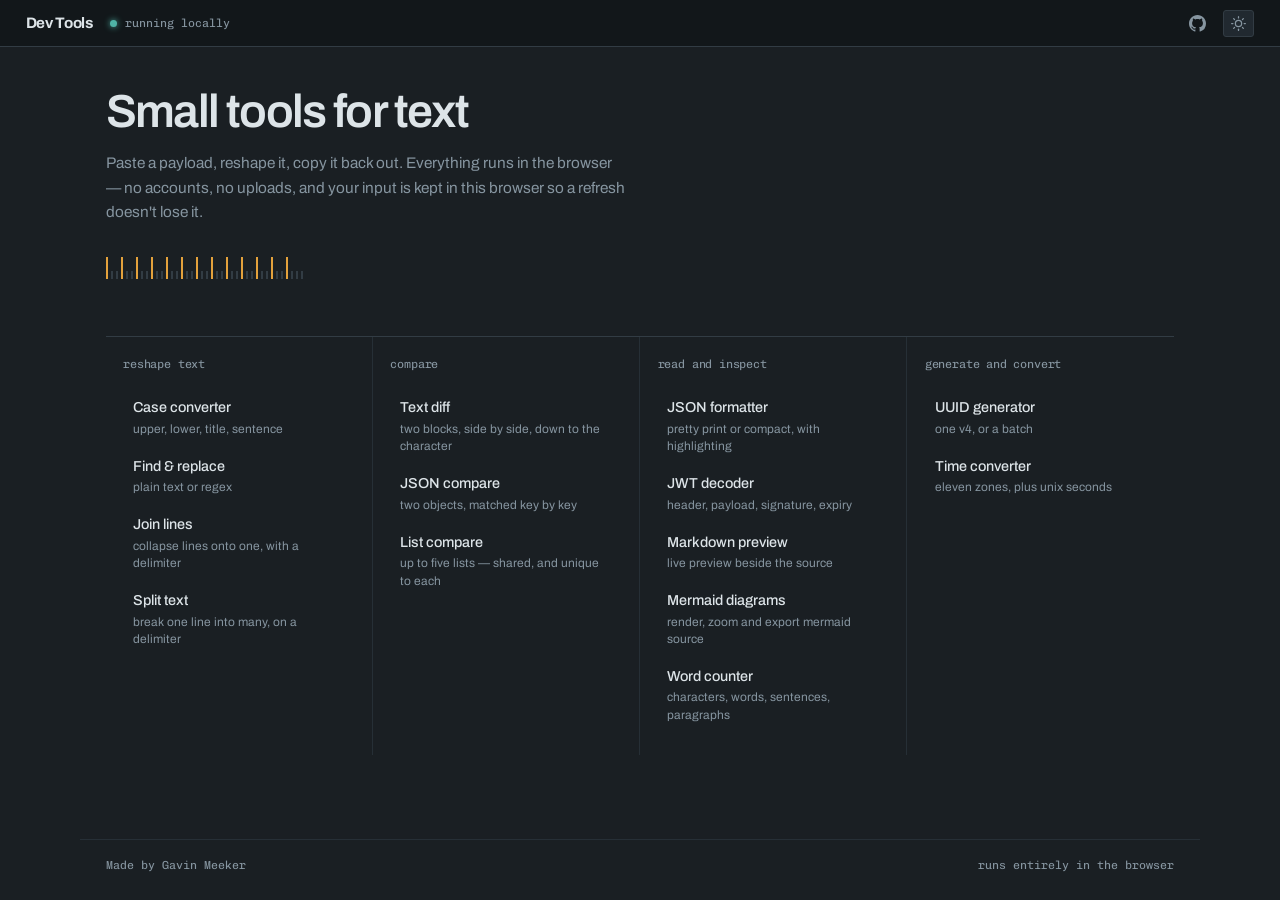
<file: index.html>
<!DOCTYPE html>
<html lang="en">
<head>
  <meta charset="UTF-8">
  <meta name="viewport" content="width=device-width, initial-scale=1.0">
  <title>Dev Tools</title>
  <link rel="icon" href="favicon.svg" type="image/svg+xml">
  <link rel="preconnect" href="https://fonts.googleapis.com">
  <link rel="preconnect" href="https://fonts.gstatic.com" crossorigin>
  <link href="https://fonts.googleapis.com/css2?family=Archivo:wght@400;500;600;700&family=Chivo+Mono:wght@300;400;500&display=swap" rel="stylesheet">
  <link rel="stylesheet" href="styles.css">
</head>
<body>
  <header>
    <span class="site-title">Dev Tools</span>
    <span class="rail-status">running locally</span>
    <span class="header-spacer"></span>
    <a class="rail-link" href="https://github.com/gavin-meeker/dev-tools" target="_blank" rel="noopener" title="Source on GitHub" aria-label="Source on GitHub"><svg viewBox="0 0 16 16" aria-hidden="true"><path d="M8 0C3.58 0 0 3.58 0 8c0 3.54 2.29 6.53 5.47 7.59.4.07.55-.17.55-.38 0-.19-.01-.82-.01-1.49-2.01.37-2.53-.49-2.69-.94-.09-.23-.48-.94-.82-1.13-.28-.15-.68-.52-.01-.53.63-.01 1.08.58 1.23.82.72 1.21 1.87.87 2.33.66.07-.52.28-.87.51-1.07-1.78-.2-3.64-.89-3.64-3.95 0-.87.31-1.59.82-2.15-.08-.2-.36-1.02.08-2.12 0 0 .67-.21 2.2.82.64-.18 1.32-.27 2-.27s1.36.09 2 .27c1.53-1.04 2.2-.82 2.2-.82.44 1.1.16 1.92.08 2.12.51.56.82 1.27.82 2.15 0 3.07-1.87 3.75-3.65 3.95.29.25.54.73.54 1.48 0 1.07-.01 1.93-.01 2.2 0 .21.15.46.55.38A8.01 8.01 0 0 0 16 8c0-4.42-3.58-8-8-8Z"/></svg></a>
    <button class="theme-toggle" id="theme-toggle" title="Toggle theme"></button>
  </header>

  <main>
    <section class="hero">
      <h1>Small tools for text</h1>
      <p>Paste a payload, reshape it, copy it back out. Everything runs in the browser — no accounts, no uploads, and your input is kept in this browser so a refresh doesn't lose it.</p>
      <div class="ticks" aria-hidden="true">
        <i class="on"></i><i></i><i></i><i class="on"></i><i></i><i></i><i class="on"></i><i></i><i></i><i class="on"></i>
        <i></i><i></i><i class="on"></i><i></i><i></i><i class="on"></i><i></i><i></i><i class="on"></i><i></i>
        <i></i><i class="on"></i><i></i><i></i><i class="on"></i><i></i><i></i><i class="on"></i><i></i><i></i>
        <i class="on"></i><i></i><i></i><i class="on"></i><i></i><i></i><i class="on"></i><i></i><i></i><i></i>
      </div>
    </section>

    <nav class="board">
      <div class="col">
        <h2>reshape text</h2>
        <a class="sw" href="tools/case-converter.html"><span class="k">Case converter</span><small>upper, lower, title, sentence</small></a>
        <a class="sw" href="tools/find-and-replace.html"><span class="k">Find &amp; replace</span><small>plain text or regex</small></a>
        <a class="sw" href="tools/join-lines.html"><span class="k">Join lines</span><small>collapse lines onto one, with a delimiter</small></a>
        <a class="sw" href="tools/split-text.html"><span class="k">Split text</span><small>break one line into many, on a delimiter</small></a>
      </div>
      <div class="col">
        <h2>compare</h2>
        <a class="sw" href="tools/text-diff.html"><span class="k">Text diff</span><small>two blocks, side by side, down to the character</small></a>
        <a class="sw" href="tools/json-compare.html"><span class="k">JSON compare</span><small>two objects, matched key by key</small></a>
        <a class="sw" href="tools/list-compare.html"><span class="k">List compare</span><small>up to five lists — shared, and unique to each</small></a>
      </div>
      <div class="col">
        <h2>read and inspect</h2>
        <a class="sw" href="tools/json-formatter.html"><span class="k">JSON formatter</span><small>pretty print or compact, with highlighting</small></a>
        <a class="sw" href="tools/jwt-decoder.html"><span class="k">JWT decoder</span><small>header, payload, signature, expiry</small></a>
        <a class="sw" href="tools/markdown-preview.html"><span class="k">Markdown preview</span><small>live preview beside the source</small></a>
        <a class="sw" href="tools/mermaid-preview.html"><span class="k">Mermaid diagrams</span><small>render, zoom and export mermaid source</small></a>
        <a class="sw" href="tools/word-counter.html"><span class="k">Word counter</span><small>characters, words, sentences, paragraphs</small></a>
      </div>
      <div class="col">
        <h2>generate and convert</h2>
        <a class="sw" href="tools/uuid-generator.html"><span class="k">UUID generator</span><small>one v4, or a batch</small></a>
        <a class="sw" href="tools/time-converter.html"><span class="k">Time converter</span><small>eleven zones, plus unix seconds</small></a>
      </div>
    </nav>
  </main>

  <footer>
    <span>Made by Gavin Meeker</span>
    <span>runs entirely in the browser</span>
  </footer>

  <script src="shared.js"></script>
</body>
</html>
</file>
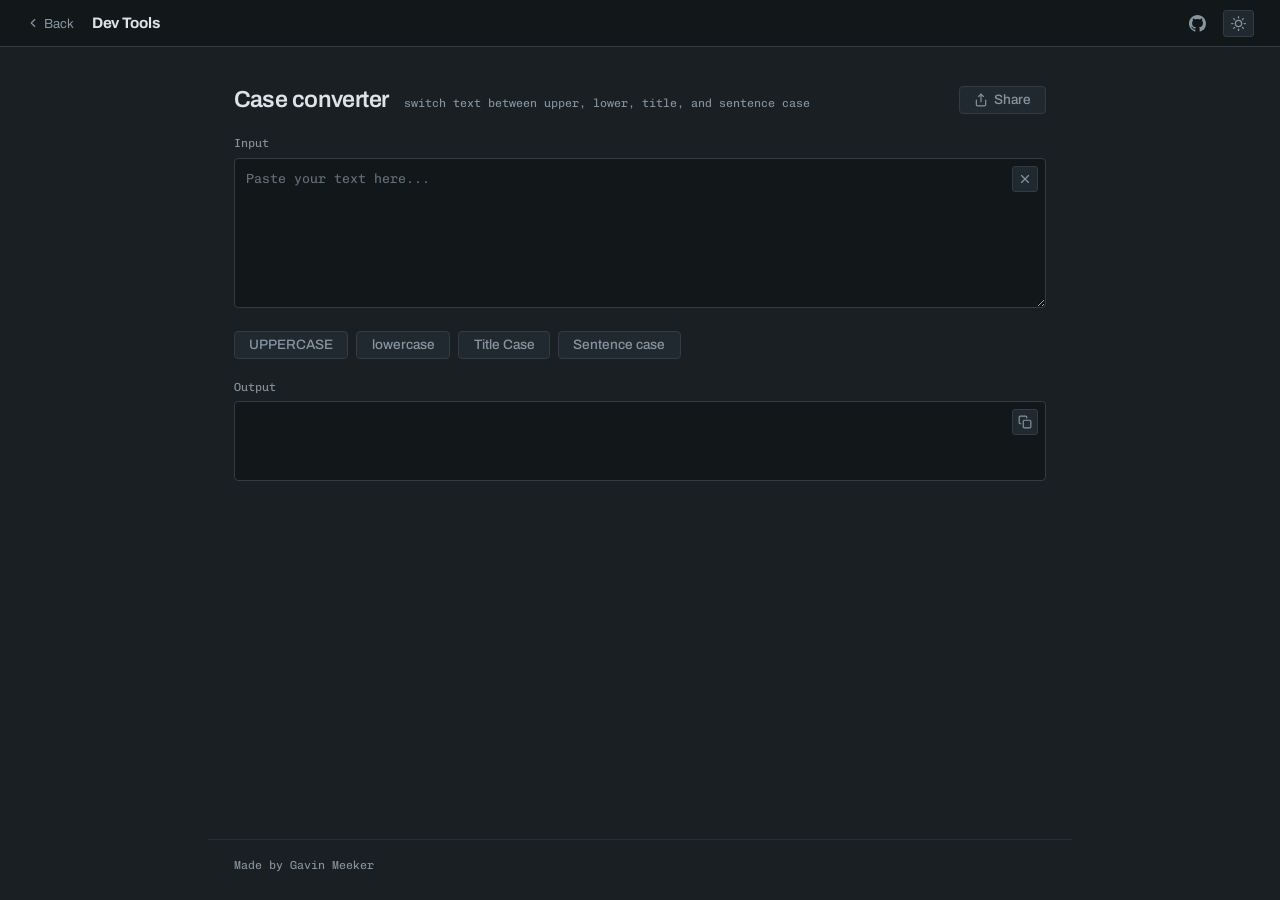
<file: tools/case-converter.html>
<!DOCTYPE html>
<html lang="en">
<head>
  <meta charset="UTF-8">
  <meta name="viewport" content="width=device-width, initial-scale=1.0">
  <link rel="icon" href="../favicon.svg" type="image/svg+xml">
  <title>Case Converter - Dev Tools</title>
  <link rel="preconnect" href="https://fonts.googleapis.com">
  <link rel="preconnect" href="https://fonts.gstatic.com" crossorigin>
  <link href="https://fonts.googleapis.com/css2?family=Archivo:wght@400;500;600;700&family=Chivo+Mono:wght@300;400;500&display=swap" rel="stylesheet">
  <link rel="stylesheet" href="../styles.css">
</head>
<body>
  <header>
    <a class="back-link" href="../index.html"><svg viewBox="0 0 24 24"><polyline points="15 18 9 12 15 6"/></svg> Back</a>
    <a class="site-title" href="../index.html">Dev Tools</a>
    <span class="header-spacer"></span>
    <a class="rail-link" href="https://github.com/gavin-meeker/dev-tools" target="_blank" rel="noopener" title="Source on GitHub" aria-label="Source on GitHub"><svg viewBox="0 0 16 16" aria-hidden="true"><path d="M8 0C3.58 0 0 3.58 0 8c0 3.54 2.29 6.53 5.47 7.59.4.07.55-.17.55-.38 0-.19-.01-.82-.01-1.49-2.01.37-2.53-.49-2.69-.94-.09-.23-.48-.94-.82-1.13-.28-.15-.68-.52-.01-.53.63-.01 1.08.58 1.23.82.72 1.21 1.87.87 2.33.66.07-.52.28-.87.51-1.07-1.78-.2-3.64-.89-3.64-3.95 0-.87.31-1.59.82-2.15-.08-.2-.36-1.02.08-2.12 0 0 .67-.21 2.2.82.64-.18 1.32-.27 2-.27s1.36.09 2 .27c1.53-1.04 2.2-.82 2.2-.82.44 1.1.16 1.92.08 2.12.51.56.82 1.27.82 2.15 0 3.07-1.87 3.75-3.65 3.95.29.25.54.73.54 1.48 0 1.07-.01 1.93-.01 2.2 0 .21.15.46.55.38A8.01 8.01 0 0 0 16 8c0-4.42-3.58-8-8-8Z"/></svg></a>
    <button class="theme-toggle" id="theme-toggle" title="Toggle theme"></button>
  </header>

  <main class="narrow">
    <div class="page-title-bar">
      <h1>Case converter</h1>
      <span class="page-note">switch text between upper, lower, title, and sentence case</span>
      <button class="btn-clear" onclick="saveToHash()"><svg viewBox="0 0 24 24" width="14" height="14" fill="none" stroke="currentColor" stroke-width="2" stroke-linecap="round" stroke-linejoin="round"><path d="M4 12v8a2 2 0 0 0 2 2h12a2 2 0 0 0 2-2v-8"/><polyline points="16 6 12 2 8 6"/><line x1="12" y1="2" x2="12" y2="15"/></svg> Share</button>
    </div>
    <div class="tool-container">
      <label for="input">Input</label>
      <div class="input-wrap">
        <textarea id="input" placeholder="Paste your text here..."></textarea>
        <button class="clear-icon" onclick="clearTool()" title="Clear"><svg viewBox="0 0 24 24"><line x1="18" y1="6" x2="6" y2="18"/><line x1="6" y1="6" x2="18" y2="18"/></svg></button>
      </div>

      <div class="btn-row">
        <button class="btn-quiet" onclick="convert(t => t.toUpperCase())">UPPERCASE</button>
        <button class="btn-quiet" onclick="convert(t => t.toLowerCase())">lowercase</button>
        <button class="btn-quiet" onclick="convert(toTitleCase)">Title Case</button>
        <button class="btn-quiet" onclick="convert(toSentenceCase)">Sentence case</button>
      </div>

      <div class="output-area">
        <label for="output">Output</label>
        <div class="output-wrap">
          <pre id="output"></pre>
          <button class="copy-icon" onclick="copyOutput()" title="Copy"><svg viewBox="0 0 24 24"><rect x="9" y="9" width="13" height="13" rx="2"/><path d="M5 15H4a2 2 0 0 1-2-2V4a2 2 0 0 1 2-2h9a2 2 0 0 1 2 2v1"/></svg></button>
        </div>
      </div>
    </div>
  </main>
<footer>
    <span>Made by Gavin Meeker</span>
    <span id="share-timestamp"></span>
  </footer>

  <script>
    function convert(fn) {
      const input = document.getElementById('input').value;
      document.getElementById('output').textContent = fn(input);
    }

    function toTitleCase(str) {
      return str.replace(/\w\S*/g, word =>
        word.charAt(0).toUpperCase() + word.slice(1).toLowerCase()
      );
    }

    function toSentenceCase(str) {
      return str.toLowerCase().replace(/(^\s*|[.!?]\s+)(\w)/g, (match, sep, char) =>
        sep + char.toUpperCase()
      );
    }

    function copyOutput() {
      copyToClipboard(document.getElementById('output').textContent);
    }
  </script>
<script src="../shared.js"></script>
  <script>
    loadFromHash();
  </script>
<script src="../autosave.js"></script>
</body>
</html>
</file>
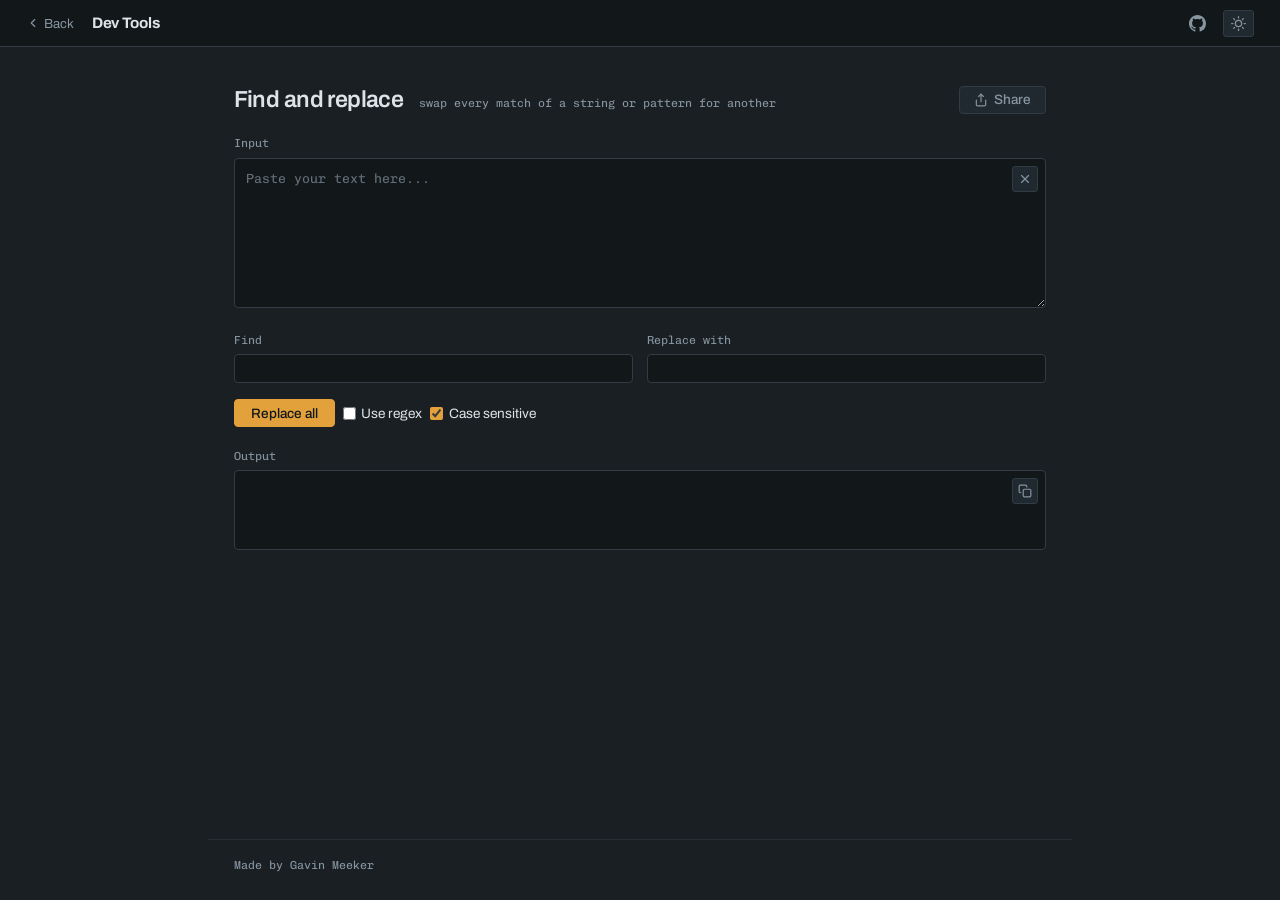
<file: tools/find-and-replace.html>
<!DOCTYPE html>
<html lang="en">
<head>
  <meta charset="UTF-8">
  <meta name="viewport" content="width=device-width, initial-scale=1.0">
  <link rel="icon" href="../favicon.svg" type="image/svg+xml">
  <title>Find &amp; Replace - Dev Tools</title>
  <link rel="preconnect" href="https://fonts.googleapis.com">
  <link rel="preconnect" href="https://fonts.gstatic.com" crossorigin>
  <link href="https://fonts.googleapis.com/css2?family=Archivo:wght@400;500;600;700&family=Chivo+Mono:wght@300;400;500&display=swap" rel="stylesheet">
  <link rel="stylesheet" href="../styles.css">
</head>
<body>
  <header>
    <a class="back-link" href="../index.html"><svg viewBox="0 0 24 24"><polyline points="15 18 9 12 15 6"/></svg> Back</a>
    <a class="site-title" href="../index.html">Dev Tools</a>
    <span class="header-spacer"></span>
    <a class="rail-link" href="https://github.com/gavin-meeker/dev-tools" target="_blank" rel="noopener" title="Source on GitHub" aria-label="Source on GitHub"><svg viewBox="0 0 16 16" aria-hidden="true"><path d="M8 0C3.58 0 0 3.58 0 8c0 3.54 2.29 6.53 5.47 7.59.4.07.55-.17.55-.38 0-.19-.01-.82-.01-1.49-2.01.37-2.53-.49-2.69-.94-.09-.23-.48-.94-.82-1.13-.28-.15-.68-.52-.01-.53.63-.01 1.08.58 1.23.82.72 1.21 1.87.87 2.33.66.07-.52.28-.87.51-1.07-1.78-.2-3.64-.89-3.64-3.95 0-.87.31-1.59.82-2.15-.08-.2-.36-1.02.08-2.12 0 0 .67-.21 2.2.82.64-.18 1.32-.27 2-.27s1.36.09 2 .27c1.53-1.04 2.2-.82 2.2-.82.44 1.1.16 1.92.08 2.12.51.56.82 1.27.82 2.15 0 3.07-1.87 3.75-3.65 3.95.29.25.54.73.54 1.48 0 1.07-.01 1.93-.01 2.2 0 .21.15.46.55.38A8.01 8.01 0 0 0 16 8c0-4.42-3.58-8-8-8Z"/></svg></a>
    <button class="theme-toggle" id="theme-toggle" title="Toggle theme"></button>
  </header>

  <main class="narrow">
    <div class="page-title-bar">
      <h1>Find and replace</h1>
      <span class="page-note">swap every match of a string or pattern for another</span>
      <button class="btn-clear" onclick="saveToHash()"><svg viewBox="0 0 24 24" width="14" height="14" fill="none" stroke="currentColor" stroke-width="2" stroke-linecap="round" stroke-linejoin="round"><path d="M4 12v8a2 2 0 0 0 2 2h12a2 2 0 0 0 2-2v-8"/><polyline points="16 6 12 2 8 6"/><line x1="12" y1="2" x2="12" y2="15"/></svg> Share</button>
    </div>
    <div class="tool-container">
      <label for="input">Input</label>
      <div class="input-wrap">
        <textarea id="input" placeholder="Paste your text here..."></textarea>
        <button class="clear-icon" onclick="clearTool()" title="Clear"><svg viewBox="0 0 24 24"><line x1="18" y1="6" x2="6" y2="18"/><line x1="6" y1="6" x2="18" y2="18"/></svg></button>
      </div>

      <div class="dual-input">
        <div>
          <label for="find">Find</label>
          <input type="text" id="find">
        </div>
        <div>
          <label for="replace">Replace with</label>
          <input type="text" id="replace">
        </div>
      </div>

      <div class="btn-row" style="align-items: center;">
        <button onclick="doReplace()">Replace all</button>
        <label class="opt"><input type="checkbox" id="use-regex"> Use regex</label>
        <label class="opt"><input type="checkbox" id="case-sensitive" checked> Case sensitive</label>
      </div>

      <div class="output-area">
        <label for="output">Output</label>
        <div class="output-wrap">
          <pre id="output"></pre>
          <button class="copy-icon" onclick="copyOutput()" title="Copy"><svg viewBox="0 0 24 24"><rect x="9" y="9" width="13" height="13" rx="2"/><path d="M5 15H4a2 2 0 0 1-2-2V4a2 2 0 0 1 2-2h9a2 2 0 0 1 2 2v1"/></svg></button>
        </div>
      </div>
    </div>
  </main>
<footer>
    <span>Made by Gavin Meeker</span>
    <span id="share-timestamp"></span>
  </footer>

  <script>
    function doReplace() {
      const input = document.getElementById('input').value;
      const find = document.getElementById('find').value;
      const replaceWith = document.getElementById('replace').value;
      const useRegex = document.getElementById('use-regex').checked;
      const caseSensitive = document.getElementById('case-sensitive').checked;

      if (!find) return;

      let pattern;
      const flags = 'g' + (caseSensitive ? '' : 'i');

      if (useRegex) {
        try {
          pattern = new RegExp(find, flags);
        } catch (e) {
          document.getElementById('output').textContent = 'Invalid regex: ' + e.message;
          return;
        }
      } else {
        const escaped = find.replace(/[.*+?^${}()|[\]\\]/g, '\\$&');
        pattern = new RegExp(escaped, flags);
      }

      document.getElementById('output').textContent = input.replace(pattern, replaceWith);
    }

    function copyOutput() {
      copyToClipboard(document.getElementById('output').textContent);
    }
  </script>
<script src="../shared.js"></script>
  <script>
    loadFromHash();
  </script>
<script src="../autosave.js"></script>
</body>
</html>
</file>
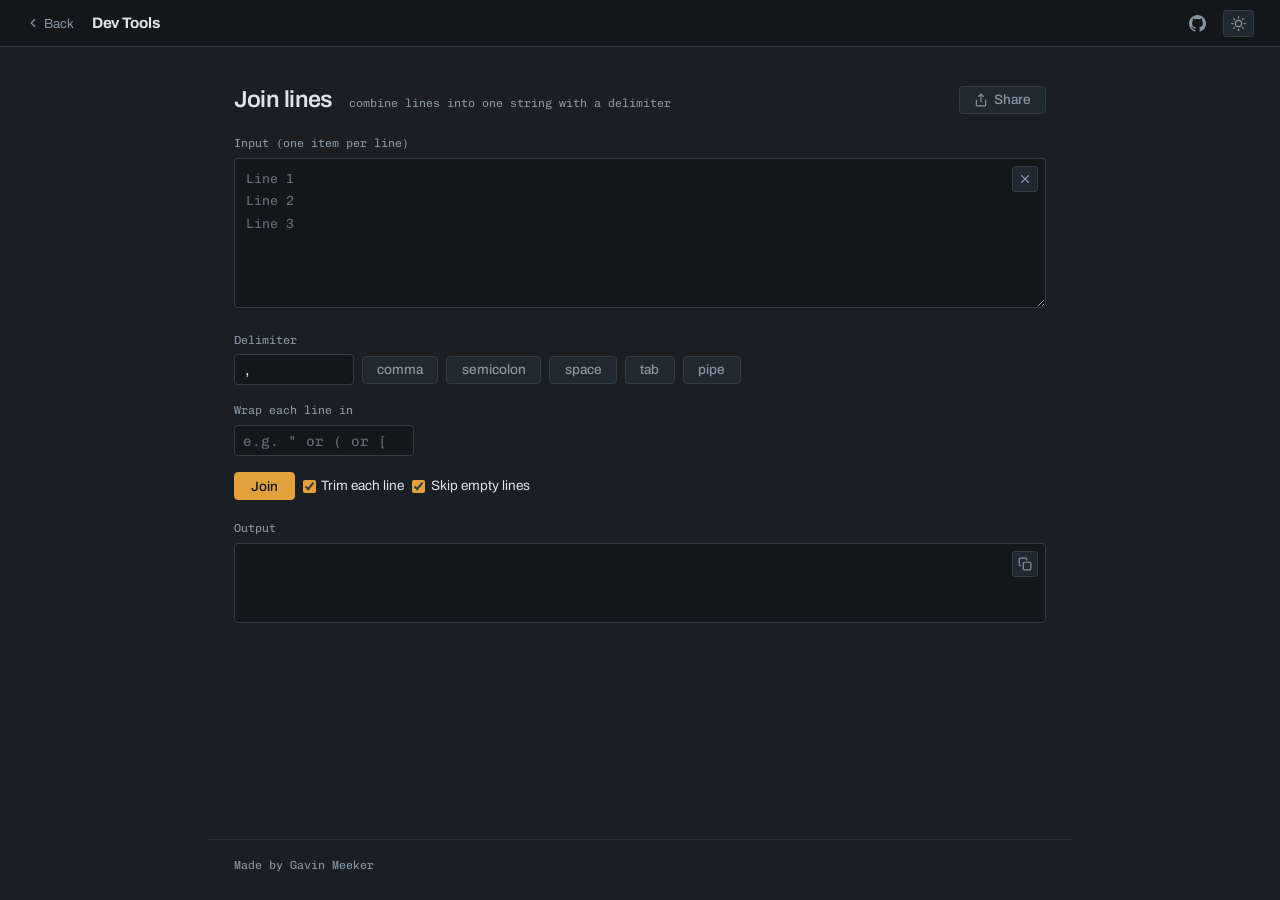
<file: tools/join-lines.html>
<!DOCTYPE html>
<html lang="en">
<head>
  <meta charset="UTF-8">
  <meta name="viewport" content="width=device-width, initial-scale=1.0">
  <link rel="icon" href="../favicon.svg" type="image/svg+xml">
  <title>Join Lines - Dev Tools</title>
  <link rel="preconnect" href="https://fonts.googleapis.com">
  <link rel="preconnect" href="https://fonts.gstatic.com" crossorigin>
  <link href="https://fonts.googleapis.com/css2?family=Archivo:wght@400;500;600;700&family=Chivo+Mono:wght@300;400;500&display=swap" rel="stylesheet">
  <link rel="stylesheet" href="../styles.css">
</head>
<body>
  <header>
    <a class="back-link" href="../index.html"><svg viewBox="0 0 24 24"><polyline points="15 18 9 12 15 6"/></svg> Back</a>
    <a class="site-title" href="../index.html">Dev Tools</a>
    <span class="header-spacer"></span>
    <a class="rail-link" href="https://github.com/gavin-meeker/dev-tools" target="_blank" rel="noopener" title="Source on GitHub" aria-label="Source on GitHub"><svg viewBox="0 0 16 16" aria-hidden="true"><path d="M8 0C3.58 0 0 3.58 0 8c0 3.54 2.29 6.53 5.47 7.59.4.07.55-.17.55-.38 0-.19-.01-.82-.01-1.49-2.01.37-2.53-.49-2.69-.94-.09-.23-.48-.94-.82-1.13-.28-.15-.68-.52-.01-.53.63-.01 1.08.58 1.23.82.72 1.21 1.87.87 2.33.66.07-.52.28-.87.51-1.07-1.78-.2-3.64-.89-3.64-3.95 0-.87.31-1.59.82-2.15-.08-.2-.36-1.02.08-2.12 0 0 .67-.21 2.2.82.64-.18 1.32-.27 2-.27s1.36.09 2 .27c1.53-1.04 2.2-.82 2.2-.82.44 1.1.16 1.92.08 2.12.51.56.82 1.27.82 2.15 0 3.07-1.87 3.75-3.65 3.95.29.25.54.73.54 1.48 0 1.07-.01 1.93-.01 2.2 0 .21.15.46.55.38A8.01 8.01 0 0 0 16 8c0-4.42-3.58-8-8-8Z"/></svg></a>
    <button class="theme-toggle" id="theme-toggle" title="Toggle theme"></button>
  </header>

  <main class="narrow">
    <div class="page-title-bar">
      <h1>Join lines</h1>
      <span class="page-note">combine lines into one string with a delimiter</span>
      <button class="btn-clear" onclick="saveToHash()"><svg viewBox="0 0 24 24" width="14" height="14" fill="none" stroke="currentColor" stroke-width="2" stroke-linecap="round" stroke-linejoin="round"><path d="M4 12v8a2 2 0 0 0 2 2h12a2 2 0 0 0 2-2v-8"/><polyline points="16 6 12 2 8 6"/><line x1="12" y1="2" x2="12" y2="15"/></svg> Share</button>
    </div>
    <div class="tool-container">
      <label for="input">Input (one item per line)</label>
      <div class="input-wrap">
        <textarea id="input" placeholder="Line 1&#10;Line 2&#10;Line 3"></textarea>
        <button class="clear-icon" onclick="clearTool()" title="Clear"><svg viewBox="0 0 24 24"><line x1="18" y1="6" x2="6" y2="18"/><line x1="6" y1="6" x2="18" y2="18"/></svg></button>
      </div>

      <label for="delimiter">Delimiter</label>
      <div class="btn-row" style="align-items: center; margin-bottom: 1rem;">
        <input type="text" id="delimiter" value=", " style="width: 120px; font-family: var(--font-mono);">
        <button class="btn-quiet" onclick="setDelim(', ')">comma</button>
        <button class="btn-quiet" onclick="setDelim('; ')">semicolon</button>
        <button class="btn-quiet" onclick="setDelim(' ')">space</button>
        <button class="btn-quiet" onclick="setDelim('\t')">tab</button>
        <button class="btn-quiet" onclick="setDelim('|')">pipe</button>
      </div>

      <label for="wrap-char">Wrap each line in</label>
      <div style="margin-bottom: 1rem;">
        <input type="text" id="wrap-char" value="" placeholder='e.g. " or ( or [' style="width: 180px; font-family: var(--font-mono);">
      </div>

      <div class="btn-row">
        <button onclick="joinLines()">Join</button>
        <label class="opt"><input type="checkbox" id="trim-lines" checked> Trim each line</label>
        <label class="opt"><input type="checkbox" id="skip-empty" checked> Skip empty lines</label>
      </div>

      <div class="output-area">
        <label for="output">Output</label>
        <div class="output-wrap">
          <pre id="output"></pre>
          <button class="copy-icon" onclick="copyOutput()" title="Copy"><svg viewBox="0 0 24 24"><rect x="9" y="9" width="13" height="13" rx="2"/><path d="M5 15H4a2 2 0 0 1-2-2V4a2 2 0 0 1 2-2h9a2 2 0 0 1 2 2v1"/></svg></button>
        </div>
      </div>
    </div>
  </main>
<footer>
    <span>Made by Gavin Meeker</span>
    <span id="share-timestamp"></span>
  </footer>

  <script>
    const closingPairs = { '(': ')', '[': ']', '{': '}', '<': '>' };

    function setDelim(value) {
      document.getElementById('delimiter').value = value;
    }

function joinLines() {
      const input = document.getElementById('input').value;
      const delimiter = document.getElementById('delimiter').value;
      const trimLines = document.getElementById('trim-lines').checked;
      const skipEmpty = document.getElementById('skip-empty').checked;
      const wrapChar = document.getElementById('wrap-char').value;

      let lines = input.split('\n');
      if (trimLines) lines = lines.map(l => l.trim());
      if (skipEmpty) lines = lines.filter(l => l !== '');

      if (wrapChar) {
        const open = wrapChar;
        const close = closingPairs[wrapChar] || wrapChar;
        lines = lines.map(l => open + l + close);
      }

      document.getElementById('output').textContent = lines.join(delimiter);
    }

    function copyOutput() {
      copyToClipboard(document.getElementById('output').textContent);
    }
  </script>
<script src="../shared.js"></script>
  <script>
    loadFromHash();
  </script>
<script src="../autosave.js"></script>
</body>
</html>
</file>
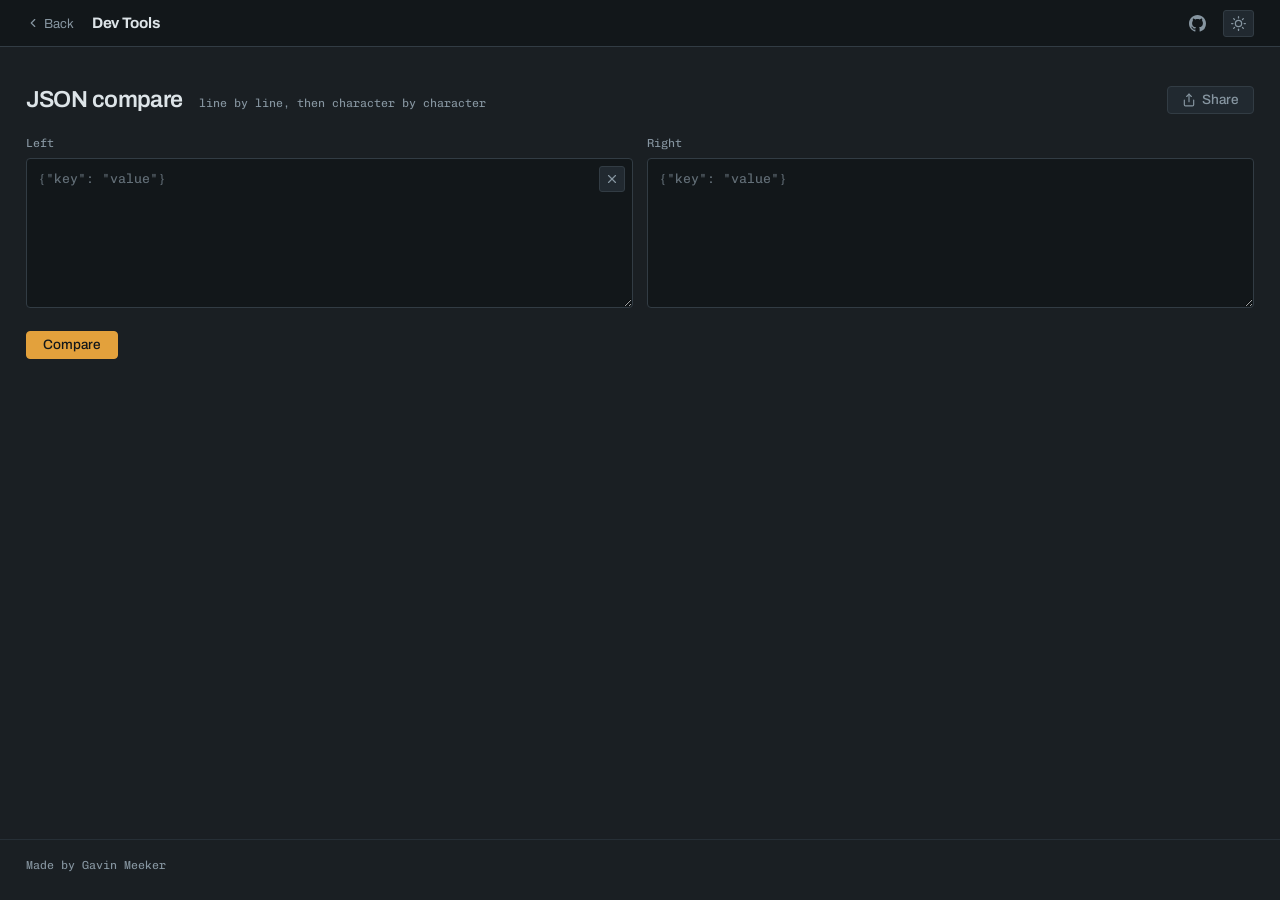
<file: tools/json-compare.html>
<!DOCTYPE html>
<html lang="en">
<head>
  <meta charset="UTF-8">
  <meta name="viewport" content="width=device-width, initial-scale=1.0">
  <link rel="icon" href="../favicon.svg" type="image/svg+xml">
  <title>JSON Compare - Dev Tools</title>
  <link rel="preconnect" href="https://fonts.googleapis.com">
  <link rel="preconnect" href="https://fonts.gstatic.com" crossorigin>
  <link href="https://fonts.googleapis.com/css2?family=Archivo:wght@400;500;600;700&family=Chivo+Mono:wght@300;400;500&display=swap" rel="stylesheet">
  <link rel="stylesheet" href="../styles.css">
</head>
<body>
  <header>
    <a class="back-link" href="../index.html"><svg viewBox="0 0 24 24"><polyline points="15 18 9 12 15 6"/></svg> Back</a>
    <a class="site-title" href="../index.html">Dev Tools</a>
    <span class="header-spacer"></span>
    <a class="rail-link" href="https://github.com/gavin-meeker/dev-tools" target="_blank" rel="noopener" title="Source on GitHub" aria-label="Source on GitHub"><svg viewBox="0 0 16 16" aria-hidden="true"><path d="M8 0C3.58 0 0 3.58 0 8c0 3.54 2.29 6.53 5.47 7.59.4.07.55-.17.55-.38 0-.19-.01-.82-.01-1.49-2.01.37-2.53-.49-2.69-.94-.09-.23-.48-.94-.82-1.13-.28-.15-.68-.52-.01-.53.63-.01 1.08.58 1.23.82.72 1.21 1.87.87 2.33.66.07-.52.28-.87.51-1.07-1.78-.2-3.64-.89-3.64-3.95 0-.87.31-1.59.82-2.15-.08-.2-.36-1.02.08-2.12 0 0 .67-.21 2.2.82.64-.18 1.32-.27 2-.27s1.36.09 2 .27c1.53-1.04 2.2-.82 2.2-.82.44 1.1.16 1.92.08 2.12.51.56.82 1.27.82 2.15 0 3.07-1.87 3.75-3.65 3.95.29.25.54.73.54 1.48 0 1.07-.01 1.93-.01 2.2 0 .21.15.46.55.38A8.01 8.01 0 0 0 16 8c0-4.42-3.58-8-8-8Z"/></svg></a>
    <button class="theme-toggle" id="theme-toggle" title="Toggle theme"></button>
  </header>

  <main class="wide">
    <div class="page-title-bar">
      <h1>JSON compare</h1>
      <span class="page-note">line by line, then character by character</span>
      <button class="btn-clear" onclick="saveToHash()"><svg viewBox="0 0 24 24" width="14" height="14" fill="none" stroke="currentColor" stroke-width="2" stroke-linecap="round" stroke-linejoin="round"><path d="M4 12v8a2 2 0 0 0 2 2h12a2 2 0 0 0 2-2v-8"/><polyline points="16 6 12 2 8 6"/><line x1="12" y1="2" x2="12" y2="15"/></svg> Share</button>
    </div>
    <div class="tool-container">
      <div class="dual-input">
        <div>
          <label for="input-left">Left</label>
          <div class="input-wrap">
            <textarea id="input-left" placeholder='{"key": "value"}'></textarea>
            <button class="clear-icon" onclick="clearTool()" title="Clear"><svg viewBox="0 0 24 24"><line x1="18" y1="6" x2="6" y2="18"/><line x1="6" y1="6" x2="18" y2="18"/></svg></button>
          </div>
        </div>
        <div>
          <label for="input-right">Right</label>
          <textarea id="input-right" placeholder='{"key": "value"}'></textarea>
        </div>
      </div>

      <div class="btn-row">
        <button onclick="compare()">Compare</button>
      </div>

      <div class="output-area" id="output"></div>
    </div>
  </main>
<footer>
    <span>Made by Gavin Meeker</span>
    <span id="share-timestamp"></span>
  </footer>

  <script>
    function compare() {
      const output = document.getElementById('output');
      let left, right;

      try {
        left = JSON.parse(document.getElementById('input-left').value);
      } catch (e) {
        output.innerHTML = '<p class="error-msg">Left JSON is invalid: ' + escapeHtml(e.message) + '</p>';
        return;
      }

      try {
        right = JSON.parse(document.getElementById('input-right').value);
      } catch (e) {
        output.innerHTML = '<p class="error-msg">Right JSON is invalid: ' + escapeHtml(e.message) + '</p>';
        return;
      }

      const leftLines = JSON.stringify(left, null, 2).split('\n');
      const rightLines = JSON.stringify(right, null, 2).split('\n');
      const diff = myersDiff(leftLines, rightLines);

      if (diff.every(d => d.type === 'unchanged')) {
        output.innerHTML = '<p class="match-msg">The two JSON values are identical.</p>';
        return;
      }

      // Build paired rows for side-by-side display
      const rows = [];
      let i = 0;
      while (i < diff.length) {
        const d = diff[i];
        if (d.type === 'unchanged') {
          rows.push({ left: { type: 'unchanged', value: d.value }, right: { type: 'unchanged', value: d.value } });
          i++;
        } else if (d.type === 'removed') {
          // Collect consecutive removed, then consecutive added, and pair them
          const removed = [];
          while (i < diff.length && diff[i].type === 'removed') {
            removed.push(diff[i].value);
            i++;
          }
          const added = [];
          while (i < diff.length && diff[i].type === 'added') {
            added.push(diff[i].value);
            i++;
          }
          const maxLen = Math.max(removed.length, added.length);
          for (let j = 0; j < maxLen; j++) {
            const rem = j < removed.length ? removed[j] : null;
            const add = j < added.length ? added[j] : null;
            if (rem !== null && add !== null) {
              const cd = charDiff(rem, add);
              rows.push({
                left: { type: 'removed', value: renderCharDiffSide(cd, 'left'), isHtml: true },
                right: { type: 'added', value: renderCharDiffSide(cd, 'right'), isHtml: true },
              });
            } else {
              rows.push({
                left: rem !== null ? { type: 'removed', value: rem } : { type: 'empty', value: '' },
                right: add !== null ? { type: 'added', value: add } : { type: 'empty', value: '' },
              });
            }
          }
        } else if (d.type === 'added') {
          rows.push({
            left: { type: 'empty', value: '' },
            right: { type: 'added', value: d.value },
          });
          i++;
        }
      }

      // Render both sides into a single grid so a wrapped line on one side
      // stretches its counterpart on the other, keeping rows aligned.
      let leftNum = 0, rightNum = 0;
      let rowsHtml = '';
      for (const row of rows) {
        // Left side
        if (row.left.type === 'unchanged' || row.left.type === 'removed') leftNum++;
        const lNum = row.left.type === 'empty' ? '' : leftNum;
        rowsHtml += renderLine(row.left.type, lNum, row.left.value, row.left.isHtml, 'left');

        // Right side
        if (row.right.type === 'unchanged' || row.right.type === 'added') rightNum++;
        const rNum = row.right.type === 'empty' ? '' : rightNum;
        rowsHtml += renderLine(row.right.type, rNum, row.right.value, row.right.isHtml, 'right');
      }

      const addedCount = diff.filter(d => d.type === 'added').length;
      const removedCount = diff.filter(d => d.type === 'removed').length;
      const unchangedCount = diff.filter(d => d.type === 'unchanged').length;
      const summary = '<div class="gauges">'
        + '<div class="gauge add"><span class="n">' + addedCount + '</span><span class="l">added</span></div>'
        + '<div class="gauge del"><span class="n">' + removedCount + '</span><span class="l">removed</span></div>'
        + '<div class="gauge"><span class="n">' + unchangedCount + '</span><span class="l">unchanged</span></div>'
        + '</div>';

      output.innerHTML = summary
        + '<div class="diff-view">'
        + '<div class="diff-side-header left"><span>left</span><span>' + leftNum + ' lines</span></div>'
        + '<div class="diff-side-header"><span>right</span><span>' + rightNum + ' lines</span></div>'
        + rowsHtml
        + '</div>';
    }

    function renderLine(type, num, value, isHtml, side) {
      return '<div class="diff-line ' + type + ' ' + side + '">'
        + '<span class="diff-line-num">' + num + '</span>'
        + '<span class="diff-line-content">' + (isHtml ? value : escapeHtml(value)) + '</span>'
        + '</div>';
    }

    // Character-level Myers diff for a paired line change.
    // Falls back to whole-line highlighting on very long lines (Myers is O(N*M)).
    function charDiff(a, b) {
      const CAP = 2000;
      if (a.length > CAP || b.length > CAP) {
        return [
          { type: 'removed', value: a },
          { type: 'added', value: b },
        ];
      }
      return myersDiff(Array.from(a), Array.from(b));
    }

    function renderCharDiffSide(diff, side) {
      // Coalesce consecutive same-type chars into a single span so rounded
      // corners on the highlight don't fragment the visual run.
      let html = '';
      let i = 0;
      while (i < diff.length) {
        const type = diff[i].type;
        let run = '';
        while (i < diff.length && diff[i].type === type) {
          run += diff[i].value;
          i++;
        }
        if (type === 'unchanged') {
          html += escapeHtml(run);
        } else if (type === 'removed' && side === 'left') {
          html += '<span class="diff-char-removed">' + escapeHtml(run) + '</span>';
        } else if (type === 'added' && side === 'right') {
          html += '<span class="diff-char-added">' + escapeHtml(run) + '</span>';
        }
      }
      return html;
    }

    function myersDiff(left, right) {
      const N = left.length;
      const M = right.length;
      const MAX = N + M;
      const v = new Array(2 * MAX + 1);
      v[MAX + 1] = 0;
      const trace = [];

      for (let d = 0; d <= MAX; d++) {
        const newV = v.slice();
        for (let k = -d; k <= d; k += 2) {
          let x;
          if (k === -d || (k !== d && v[MAX + k - 1] < v[MAX + k + 1])) {
            x = v[MAX + k + 1];
          } else {
            x = v[MAX + k - 1] + 1;
          }
          let y = x - k;
          while (x < N && y < M && left[x] === right[y]) {
            x++;
            y++;
          }
          newV[MAX + k] = x;
          if (x >= N && y >= M) {
            trace.push(newV);
            return backtrack(trace, MAX, left, right);
          }
        }
        trace.push(newV.slice());
        for (let k = -d; k <= d; k += 2) {
          v[MAX + k] = newV[MAX + k];
        }
      }
      return [];
    }

    function backtrack(trace, MAX, left, right) {
      let x = left.length;
      let y = right.length;
      const result = [];

      for (let d = trace.length - 1; d >= 0; d--) {
        const v = trace[d];
        const k = x - y;
        let prevK;
        if (k === -d || (k !== d && (d === 0 ? -1 : trace[d-1][MAX + k - 1]) < (d === 0 ? -1 : trace[d-1][MAX + k + 1]))) {
          prevK = k + 1;
        } else {
          prevK = k - 1;
        }

        const prevX = d === 0 ? 0 : trace[d - 1][MAX + prevK];
        const prevY = prevX - prevK;

        while (x > prevX && y > prevY) {
          x--;
          y--;
          result.push({ type: 'unchanged', value: left[x] });
        }

        if (d > 0) {
          if (x === prevX) {
            result.push({ type: 'added', value: right[y - 1] });
            y--;
          } else {
            result.push({ type: 'removed', value: left[x - 1] });
            x--;
          }
        }
      }

      return result.reverse();
    }

    function escapeHtml(str) {
      const div = document.createElement('div');
      div.textContent = str;
      return div.innerHTML;
    }
  </script>
<script src="../shared.js"></script>
  <script>
    loadFromHash();
  </script>
<script src="../autosave.js"></script>
</body>
</html>
</file>
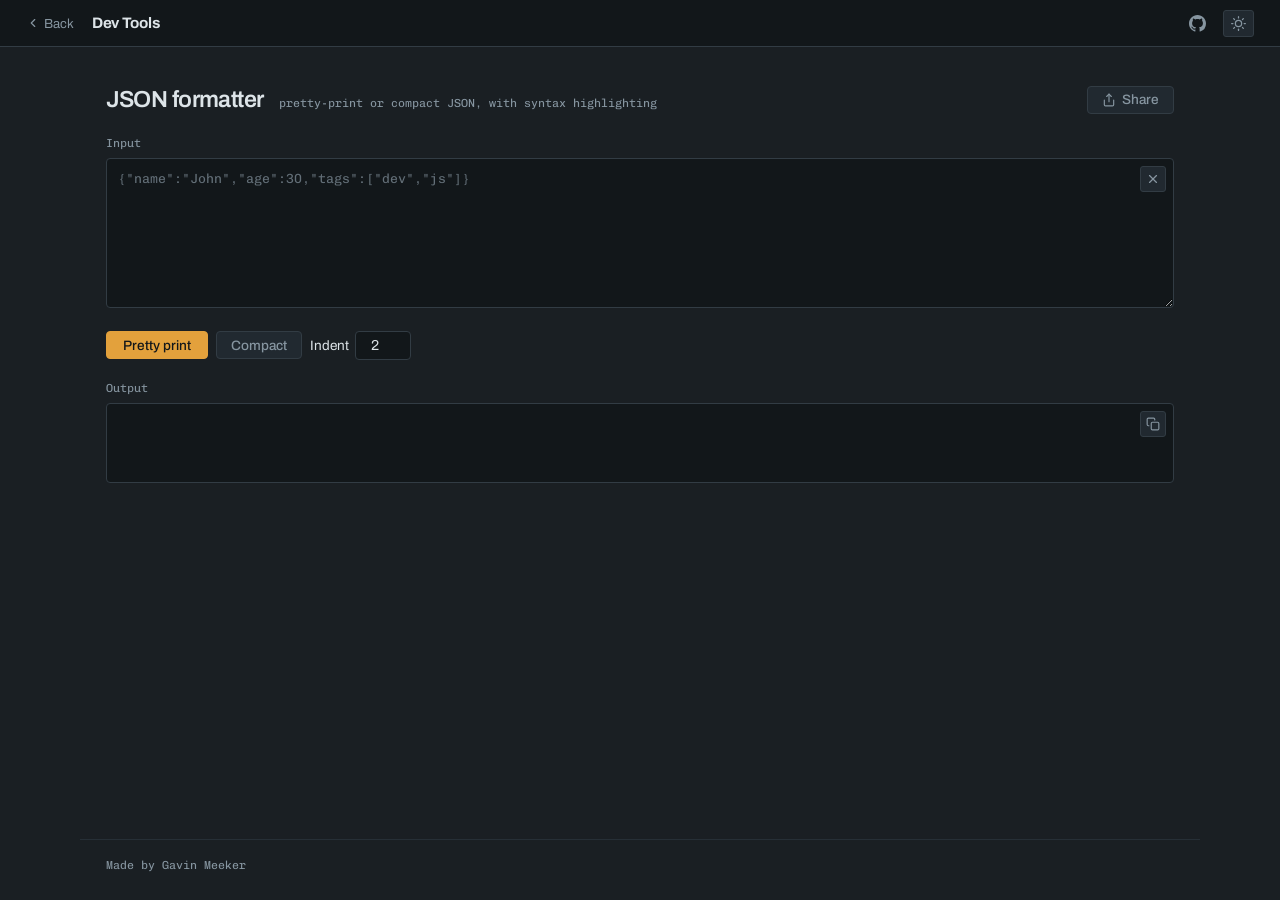
<file: tools/json-formatter.html>
<!DOCTYPE html>
<html lang="en">
<head>
  <meta charset="UTF-8">
  <meta name="viewport" content="width=device-width, initial-scale=1.0">
  <link rel="icon" href="../favicon.svg" type="image/svg+xml">
  <title>JSON Formatter - Dev Tools</title>
  <link rel="preconnect" href="https://fonts.googleapis.com">
  <link rel="preconnect" href="https://fonts.gstatic.com" crossorigin>
  <link href="https://fonts.googleapis.com/css2?family=Archivo:wght@400;500;600;700&family=Chivo+Mono:wght@300;400;500&display=swap" rel="stylesheet">
  <link rel="stylesheet" href="../styles.css">
  <style>
    .indent-input {
      width: 3.5rem;
      text-align: center;
    }

  </style>
</head>
<body>
  <header>
    <a class="back-link" href="../index.html"><svg viewBox="0 0 24 24"><polyline points="15 18 9 12 15 6"/></svg> Back</a>
    <a class="site-title" href="../index.html">Dev Tools</a>
    <span class="header-spacer"></span>
    <a class="rail-link" href="https://github.com/gavin-meeker/dev-tools" target="_blank" rel="noopener" title="Source on GitHub" aria-label="Source on GitHub"><svg viewBox="0 0 16 16" aria-hidden="true"><path d="M8 0C3.58 0 0 3.58 0 8c0 3.54 2.29 6.53 5.47 7.59.4.07.55-.17.55-.38 0-.19-.01-.82-.01-1.49-2.01.37-2.53-.49-2.69-.94-.09-.23-.48-.94-.82-1.13-.28-.15-.68-.52-.01-.53.63-.01 1.08.58 1.23.82.72 1.21 1.87.87 2.33.66.07-.52.28-.87.51-1.07-1.78-.2-3.64-.89-3.64-3.95 0-.87.31-1.59.82-2.15-.08-.2-.36-1.02.08-2.12 0 0 .67-.21 2.2.82.64-.18 1.32-.27 2-.27s1.36.09 2 .27c1.53-1.04 2.2-.82 2.2-.82.44 1.1.16 1.92.08 2.12.51.56.82 1.27.82 2.15 0 3.07-1.87 3.75-3.65 3.95.29.25.54.73.54 1.48 0 1.07-.01 1.93-.01 2.2 0 .21.15.46.55.38A8.01 8.01 0 0 0 16 8c0-4.42-3.58-8-8-8Z"/></svg></a>
    <button class="theme-toggle" id="theme-toggle" title="Toggle theme"></button>
  </header>

  <main>
    <div class="page-title-bar">
      <h1>JSON formatter</h1>
      <span class="page-note">pretty-print or compact JSON, with syntax highlighting</span>
      <button class="btn-clear" onclick="saveToHash()"><svg viewBox="0 0 24 24" width="14" height="14" fill="none" stroke="currentColor" stroke-width="2" stroke-linecap="round" stroke-linejoin="round"><path d="M4 12v8a2 2 0 0 0 2 2h12a2 2 0 0 0 2-2v-8"/><polyline points="16 6 12 2 8 6"/><line x1="12" y1="2" x2="12" y2="15"/></svg> Share</button>
    </div>
    <div class="tool-container">
      <label for="input">Input</label>
      <div class="input-wrap">
        <textarea id="input" placeholder='{"name":"John","age":30,"tags":["dev","js"]}'></textarea>
        <button class="clear-icon" onclick="clearTool()" title="Clear"><svg viewBox="0 0 24 24"><line x1="18" y1="6" x2="6" y2="18"/><line x1="6" y1="6" x2="18" y2="18"/></svg></button>
      </div>

      <div class="btn-row" style="align-items: center;">
        <button onclick="format('pretty')">Pretty print</button>
        <button class="btn-clear" onclick="format('compact')">Compact</button>
        <label class="opt" for="indent">Indent
          <input type="number" class="indent-input" id="indent" value="2" min="1" max="8">
        </label>
      </div>

      <div id="error"></div>

      <div class="output-area">
        <label>Output</label>
        <div class="output-wrap">
          <pre id="output"></pre>
          <button class="copy-icon" onclick="copyOutput()" title="Copy"><svg viewBox="0 0 24 24"><rect x="9" y="9" width="13" height="13" rx="2"/><path d="M5 15H4a2 2 0 0 1-2-2V4a2 2 0 0 1 2-2h9a2 2 0 0 1 2 2v1"/></svg></button>
        </div>
      </div>
    </div>
  </main>
  <footer>
    <span>Made by Gavin Meeker</span>
    <span id="share-timestamp"></span>
  </footer>

  <script>
    function format(mode) {
      const input = document.getElementById('input').value.trim();
      const errorEl = document.getElementById('error');
      const outputEl = document.getElementById('output');
      errorEl.innerHTML = '';

      if (!input) {
        outputEl.innerHTML = '';
        return;
      }

      let parsed;
      try {
        parsed = JSON.parse(input);
      } catch (e) {
        errorEl.innerHTML = '<p class="error-msg">Invalid JSON: ' + escapeHtml(e.message) + '</p>';
        outputEl.innerHTML = '';
        return;
      }

      if (mode === 'compact') {
        outputEl.textContent = JSON.stringify(parsed);
      } else {
        const indent = Math.min(Math.max(parseInt(document.getElementById('indent').value) || 2, 1), 8);
        outputEl.innerHTML = highlightJson(JSON.stringify(parsed, null, indent));
      }
    }

    function highlightJson(json) {
      return json
        .replace(/("(?:\\.|[^"\\])*")\s*:/g, '<span class="json-key">$1</span>:')
        .replace(/:\s*("(?:\\.|[^"\\])*")/g, function(match, str) {
          return match.replace(str, '<span class="json-string">' + str + '</span>');
        })
        .replace(/(?<=[:,\[\s])(-?\d+\.?\d*(?:[eE][+-]?\d+)?)/g, '<span class="json-number">$1</span>')
        .replace(/(?<=[:,\[\s])(true|false)/g, '<span class="json-bool">$1</span>')
        .replace(/(?<=[:,\[\s])(null)/g, '<span class="json-null">$1</span>');
    }

    function copyOutput() {
      copyToClipboard(document.getElementById('output').textContent);
    }

    function escapeHtml(str) {
      const div = document.createElement('div');
      div.textContent = str;
      return div.innerHTML;
    }
  </script>
<script src="../shared.js"></script>
  <script>
    loadFromHash();
  </script>
<script src="../autosave.js"></script>
</body>
</html>
</file>
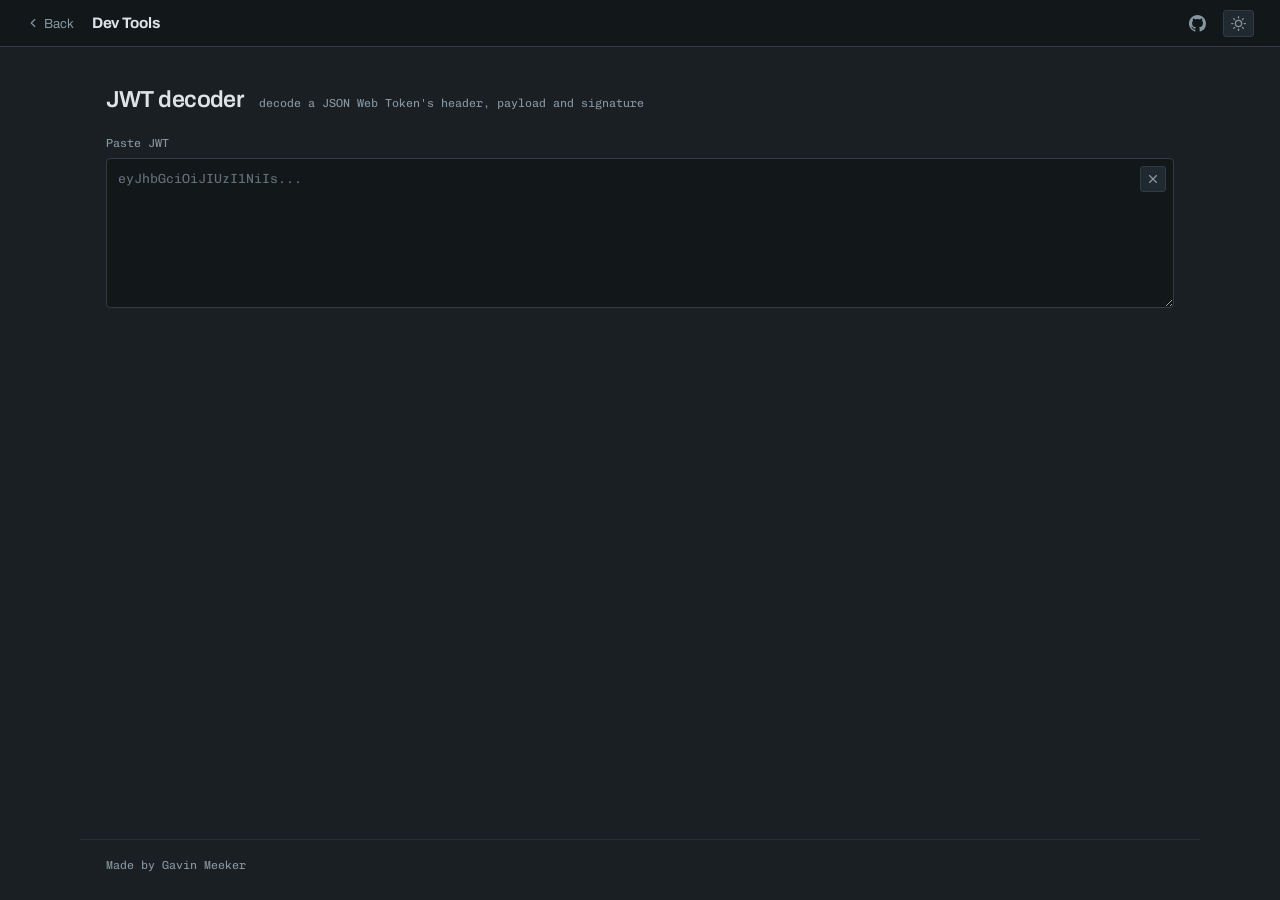
<file: tools/jwt-decoder.html>
<!DOCTYPE html>
<html lang="en">
<head>
  <meta charset="UTF-8">
  <meta name="viewport" content="width=device-width, initial-scale=1.0">
  <link rel="icon" href="../favicon.svg" type="image/svg+xml">
  <title>JWT Decoder - Dev Tools</title>
  <link rel="preconnect" href="https://fonts.googleapis.com">
  <link rel="preconnect" href="https://fonts.gstatic.com" crossorigin>
  <link href="https://fonts.googleapis.com/css2?family=Archivo:wght@400;500;600;700&family=Chivo+Mono:wght@300;400;500&display=swap" rel="stylesheet">
  <link rel="stylesheet" href="../styles.css">
  <style>
    .jwt-parts {
      display: grid;
      grid-template-columns: 1fr 1fr 1fr;
      gap: 0.9rem;
      margin-top: 1rem;
    }

    @media (max-width: 700px) {
      .jwt-parts { grid-template-columns: 1fr; }
    }

    .jwt-part {
      background: var(--color-surface);
      border: 1px solid var(--color-border);
      border-radius: var(--radius);
      overflow: hidden;
      display: flex;
      flex-direction: column;
      border-left-width: 2px;
    }

    .jwt-part-header {
      font-family: var(--font-mono);
      font-weight: 400;
      font-size: 0.73rem;
      padding: 0.4rem 0.75rem;
      border-bottom: 1px solid var(--color-border);
      color: var(--color-text-light);
    }

    .jwt-part pre {
      padding: 0.7rem 0.8rem;
      margin: 0;
      font-size: 0.82rem;
      line-height: 1.7;
      white-space: pre-wrap;
      word-wrap: break-word;
      background: var(--color-recess);
      min-height: 80px;
      flex: 1;
      font-family: var(--font-mono);
      color: var(--color-text);
    }

    .part-header { border-left-color: var(--color-jwt-header-text); }
    .part-header .jwt-part-header { color: var(--color-jwt-header-text); }
    .part-payload { border-left-color: var(--color-jwt-payload-text); }
    .part-payload .jwt-part-header { color: var(--color-jwt-payload-text); }
    .part-signature { border-left-color: var(--color-jwt-signature-text); }
    .part-signature .jwt-part-header { color: var(--color-jwt-signature-text); }

    .jwt-input { word-break: break-all; }

    .exp-info {
      margin-top: 1rem;
      padding: 0.4rem 0.7rem;
      border-radius: var(--radius-sm);
      font-size: 0.85rem;
      border-left: 2px solid transparent;
    }

    .exp-valid { background: var(--color-success-bg); color: var(--color-success); border-left-color: var(--color-success); }
    .exp-expired { background: var(--color-error-bg); color: var(--color-error); border-left-color: var(--color-error); }
  </style>
</head>
<body>
  <header>
    <a class="back-link" href="../index.html"><svg viewBox="0 0 24 24"><polyline points="15 18 9 12 15 6"/></svg> Back</a>
    <a class="site-title" href="../index.html">Dev Tools</a>
    <span class="header-spacer"></span>
    <a class="rail-link" href="https://github.com/gavin-meeker/dev-tools" target="_blank" rel="noopener" title="Source on GitHub" aria-label="Source on GitHub"><svg viewBox="0 0 16 16" aria-hidden="true"><path d="M8 0C3.58 0 0 3.58 0 8c0 3.54 2.29 6.53 5.47 7.59.4.07.55-.17.55-.38 0-.19-.01-.82-.01-1.49-2.01.37-2.53-.49-2.69-.94-.09-.23-.48-.94-.82-1.13-.28-.15-.68-.52-.01-.53.63-.01 1.08.58 1.23.82.72 1.21 1.87.87 2.33.66.07-.52.28-.87.51-1.07-1.78-.2-3.64-.89-3.64-3.95 0-.87.31-1.59.82-2.15-.08-.2-.36-1.02.08-2.12 0 0 .67-.21 2.2.82.64-.18 1.32-.27 2-.27s1.36.09 2 .27c1.53-1.04 2.2-.82 2.2-.82.44 1.1.16 1.92.08 2.12.51.56.82 1.27.82 2.15 0 3.07-1.87 3.75-3.65 3.95.29.25.54.73.54 1.48 0 1.07-.01 1.93-.01 2.2 0 .21.15.46.55.38A8.01 8.01 0 0 0 16 8c0-4.42-3.58-8-8-8Z"/></svg></a>
    <button class="theme-toggle" id="theme-toggle" title="Toggle theme"></button>
  </header>

  <main>
    <div class="page-title-bar">
      <h1>JWT decoder</h1>
      <span class="page-note">decode a JSON Web Token's header, payload and signature</span>
    </div>
    <div class="tool-container">
      <label for="input">Paste JWT</label>
      <div class="input-wrap">
        <textarea id="input" class="jwt-input" placeholder="eyJhbGciOiJIUzI1NiIs..." oninput="decode()"></textarea>
        <button class="clear-icon" onclick="clearTool()" title="Clear"><svg viewBox="0 0 24 24"><line x1="18" y1="6" x2="6" y2="18"/><line x1="6" y1="6" x2="18" y2="18"/></svg></button>
      </div>

      <div id="error"></div>
      <div id="expiry"></div>
      <div class="jwt-parts" id="parts" style="display:none;">
        <div class="jwt-part">
          <div class="jwt-part-header part-header">Header</div>
          <pre id="jwt-header"></pre>
        </div>
        <div class="jwt-part">
          <div class="jwt-part-header part-payload">Payload</div>
          <pre id="jwt-payload"></pre>
        </div>
        <div class="jwt-part">
          <div class="jwt-part-header part-signature">Signature</div>
          <pre id="jwt-signature"></pre>
        </div>
      </div>
    </div>
  </main>
<footer>
    <span>Made by Gavin Meeker</span>
    <span id="share-timestamp"></span>
  </footer>

  <script>
    function decode() {
      const input = document.getElementById('input').value.trim();
      const errorEl = document.getElementById('error');
      const partsEl = document.getElementById('parts');
      const expiryEl = document.getElementById('expiry');

      errorEl.innerHTML = '';
      expiryEl.innerHTML = '';

      if (!input) {
        partsEl.style.display = 'none';
        return;
      }

      const segments = input.split('.');
      if (segments.length !== 3) {
        partsEl.style.display = 'none';
        errorEl.innerHTML = '<p class="error-msg">Invalid JWT: expected 3 dot-separated parts, got ' + segments.length + '.</p>';
        return;
      }

      let header, payload;
      try {
        header = JSON.parse(b64Decode(segments[0]));
      } catch (e) {
        partsEl.style.display = 'none';
        errorEl.innerHTML = '<p class="error-msg">Failed to decode header: ' + escapeHtml(e.message) + '</p>';
        return;
      }

      try {
        payload = JSON.parse(b64Decode(segments[1]));
      } catch (e) {
        partsEl.style.display = 'none';
        errorEl.innerHTML = '<p class="error-msg">Failed to decode payload: ' + escapeHtml(e.message) + '</p>';
        return;
      }

      document.getElementById('jwt-header').innerHTML = highlightJson(header);
      document.getElementById('jwt-payload').innerHTML = highlightJson(payload);
      document.getElementById('jwt-signature').textContent = segments[2];
      partsEl.style.display = '';

      // Show expiry info
      if (payload.exp) {
        const expDate = new Date(payload.exp * 1000);
        const now = new Date();
        const expired = expDate < now;
        const cls = expired ? 'exp-expired' : 'exp-valid';
        const label = expired ? 'Expired' : 'Valid';
        expiryEl.innerHTML = '<div class="exp-info ' + cls + '">'
          + '<strong>' + label + '</strong> — expires ' + escapeHtml(expDate.toLocaleString())
          + (payload.iat ? ' (issued ' + escapeHtml(new Date(payload.iat * 1000).toLocaleString()) + ')' : '')
          + '</div>';
      }
    }

    function b64Decode(str) {
      // Handle base64url encoding
      let b64 = str.replace(/-/g, '+').replace(/_/g, '/');
      while (b64.length % 4) b64 += '=';
      return decodeURIComponent(atob(b64).split('').map(c =>
        '%' + ('00' + c.charCodeAt(0).toString(16)).slice(-2)
      ).join(''));
    }

    function highlightJson(obj) {
      const json = JSON.stringify(obj, null, 2);
      return json.replace(/("(?:\\.|[^"\\])*")\s*:/g, '<span class="json-key">$1</span>:')
        .replace(/:\s*("(?:\\.|[^"\\])*")/g, function(match, str) {
          return match.replace(str, '<span class="json-string">' + str + '</span>');
        })
        .replace(/:\s*(-?\d+\.?\d*(?:[eE][+-]?\d+)?)/g, function(match, num) {
          return match.replace(num, '<span class="json-number">' + num + '</span>');
        })
        .replace(/:\s*(true|false)/g, function(match, bool) {
          return match.replace(bool, '<span class="json-bool">' + bool + '</span>');
        })
        .replace(/:\s*(null)/g, function(match, n) {
          return match.replace(n, '<span class="json-null">' + n + '</span>');
        });
    }

    function escapeHtml(str) {
      const div = document.createElement('div');
      div.textContent = str;
      return div.innerHTML;
    }
  </script>
<script src="../shared.js"></script>
</body>
</html>
</file>
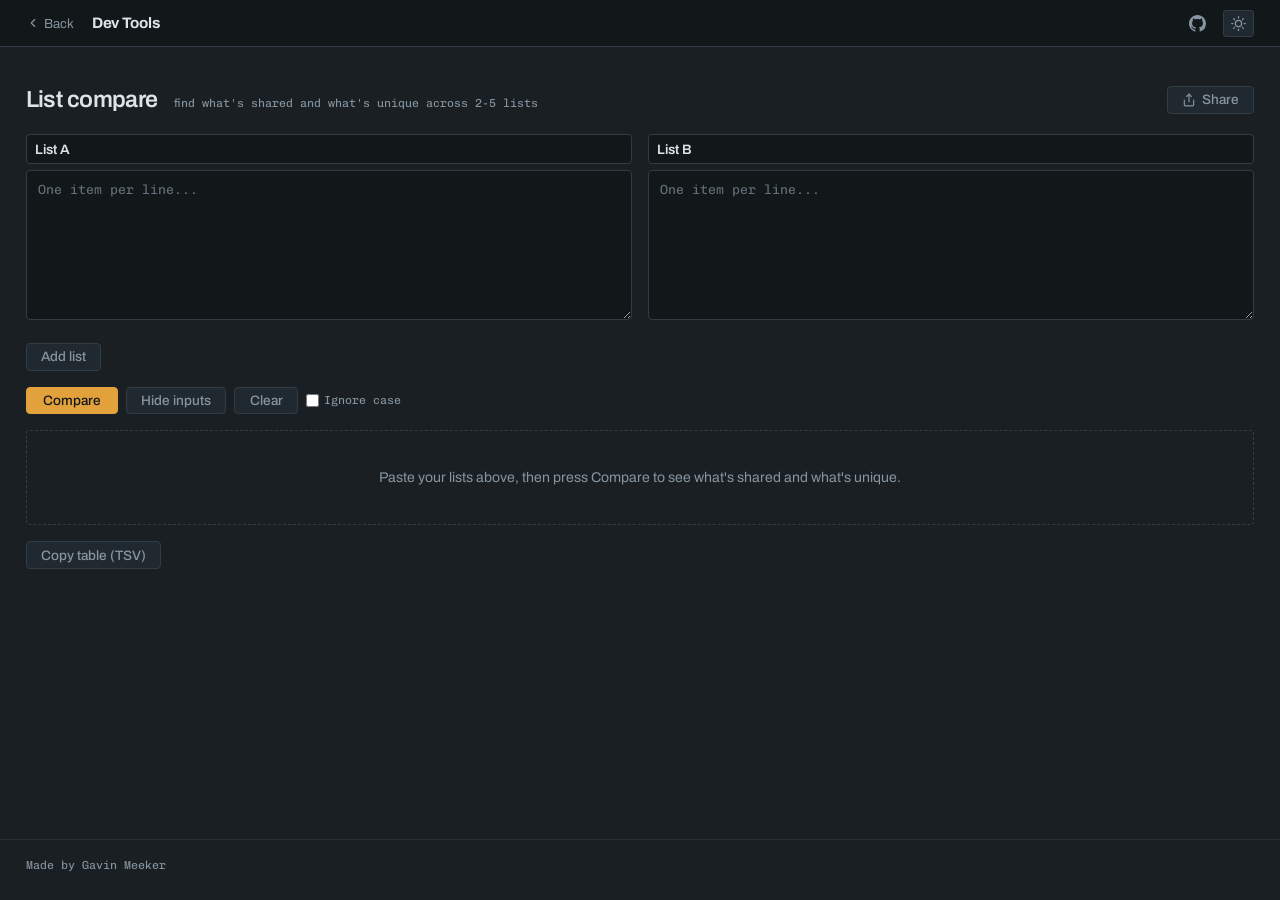
<file: tools/list-compare.html>
<!DOCTYPE html>
<html lang="en">
<head>
  <meta charset="UTF-8">
  <meta name="viewport" content="width=device-width, initial-scale=1.0">
  <link rel="icon" href="../favicon.svg" type="image/svg+xml">
  <title>List Compare - Dev Tools</title>
  <link rel="preconnect" href="https://fonts.googleapis.com">
  <link rel="preconnect" href="https://fonts.gstatic.com" crossorigin>
  <link href="https://fonts.googleapis.com/css2?family=Archivo:wght@400;500;600;700&family=Chivo+Mono:wght@300;400;500&display=swap" rel="stylesheet">
  <link rel="stylesheet" href="../styles.css">
  <style>
    .lc-grid {
      display: grid;
      grid-template-columns: repeat(2, minmax(0, 1fr));
      gap: 1rem;
      margin-bottom: 1rem;
    }
    @media (max-width: 43.75rem) {
      .lc-grid { grid-template-columns: minmax(0, 1fr); }
    }
    .lc-pane[hidden] { display: none; }
    .lc-pane textarea { margin-bottom: 0; }
    .lc-pane-head {
      display: flex;
      align-items: center;
      gap: 0.4rem;
      margin-bottom: 0.35rem;
    }
    .lc-pane-head input[type="text"] {
      flex: 1;
      min-width: 0;
      padding: 0.4rem 0.5rem;
      font-size: 0.85rem;
      font-weight: 600;
    }
    .lc-pane-remove {
      background: none;
      color: var(--color-text-light);
      padding: 0.25rem;
      line-height: 0;
      border-radius: var(--radius-sm);
    }
    .lc-pane-remove[hidden] { display: none; }
    .lc-pane-remove:hover { background: none; color: var(--color-error); }
    .lc-pane-remove svg {
      width: 1rem;
      height: 1rem;
      fill: none;
      stroke: currentColor;
      stroke-width: 2;
      stroke-linecap: round;
    }
    .lc-inputs.collapsed .lc-grid,
    .lc-inputs.collapsed .lc-add-row { display: none; }

    /* Summary: totals/only-in-list gauges, plus a quiet per-list readout line */
    .lc-summary { margin-bottom: 1.1rem; }
    .lc-summary-rows {
      display: flex;
      flex-direction: column;
      gap: 0.2rem;
      margin-top: 0.6rem;
      font-family: var(--font-mono);
      font-size: 0.78rem;
      color: var(--color-text-light);
    }
    .lc-summary-rows strong { color: var(--color-text); font-weight: 500; }
    .lc-summary-note { opacity: 0.8; }

    .lc-table-wrap {
      border: 1px solid var(--color-border);
      border-radius: var(--radius);
      overflow: auto;
      max-height: 70vh;
      max-width: 46rem;
      background: var(--color-recess);
    }
    .lc-table {
      width: 100%;
      border-collapse: collapse;
      font-family: var(--font-mono);
      font-size: 0.82rem;
    }
    .lc-table th, .lc-table td {
      padding: 0.3rem 0.65rem;
      text-align: left;
      border-bottom: 1px solid var(--color-border-soft);
    }
    .lc-table thead th {
      position: sticky;
      top: 0;
      background: var(--color-surface);
      color: var(--color-text-light);
      font-weight: 400;
      font-size: 0.72rem;
      border-bottom: 1px solid var(--color-border);
      z-index: 1;
    }
    .lc-col-mark { width: 1%; white-space: nowrap; text-align: center !important; font-variant-numeric: tabular-nums; }
    .lc-mark {
      font-weight: 500;
      font-size: 0.95rem;
      line-height: 1;
    }
    .lc-mark-yes { color: var(--color-diff-added-text); }
    .lc-mark-no { color: var(--color-diff-removed-text); opacity: 0.55; }
    .lc-item { word-break: break-all; color: var(--color-text); }

    .lc-section-row td {
      background: var(--color-surface);
      border-top: 1px solid var(--color-border);
      border-bottom: 1px solid var(--color-border);
      padding: 0;
    }
    .lc-section {
      display: flex;
      align-items: center;
      gap: 0.5rem;
      padding: 0.4rem 0.65rem;
      font-family: var(--font-mono);
    }
    .lc-section-title {
      font-weight: 500;
      font-size: 0.78rem;
      color: var(--color-text);
    }
    .lc-section-count {
      color: var(--color-text-light);
      font-size: 0.75rem;
      font-variant-numeric: tabular-nums;
    }
    .lc-section-copy {
      margin-left: auto;
      background: none;
      color: var(--color-text-light);
      padding: 0.125rem 0.45rem;
      font-family: var(--font-sans);
      font-size: 0.72rem;
      border: 1px solid var(--color-border);
      border-radius: var(--radius-sm);
    }
    .lc-section-copy:hover { background: var(--color-recess); color: var(--color-accent); border-color: var(--color-text-light); }

    #add-list:disabled {
      opacity: 0.45;
      cursor: not-allowed;
    }
    #add-list:disabled:hover { background: var(--color-accent); }

    .lc-placeholder {
      color: var(--color-text-light);
      font-size: 0.88rem;
      padding: 2.2rem 0;
      text-align: center;
      border: 1px dashed var(--color-border);
      border-radius: var(--radius);
    }
  </style>
</head>
<body>
  <header>
    <a class="back-link" href="../index.html"><svg viewBox="0 0 24 24"><polyline points="15 18 9 12 15 6"/></svg> Back</a>
    <a class="site-title" href="../index.html">Dev Tools</a>
    <span class="header-spacer"></span>
    <a class="rail-link" href="https://github.com/gavin-meeker/dev-tools" target="_blank" rel="noopener" title="Source on GitHub" aria-label="Source on GitHub"><svg viewBox="0 0 16 16" aria-hidden="true"><path d="M8 0C3.58 0 0 3.58 0 8c0 3.54 2.29 6.53 5.47 7.59.4.07.55-.17.55-.38 0-.19-.01-.82-.01-1.49-2.01.37-2.53-.49-2.69-.94-.09-.23-.48-.94-.82-1.13-.28-.15-.68-.52-.01-.53.63-.01 1.08.58 1.23.82.72 1.21 1.87.87 2.33.66.07-.52.28-.87.51-1.07-1.78-.2-3.64-.89-3.64-3.95 0-.87.31-1.59.82-2.15-.08-.2-.36-1.02.08-2.12 0 0 .67-.21 2.2.82.64-.18 1.32-.27 2-.27s1.36.09 2 .27c1.53-1.04 2.2-.82 2.2-.82.44 1.1.16 1.92.08 2.12.51.56.82 1.27.82 2.15 0 3.07-1.87 3.75-3.65 3.95.29.25.54.73.54 1.48 0 1.07-.01 1.93-.01 2.2 0 .21.15.46.55.38A8.01 8.01 0 0 0 16 8c0-4.42-3.58-8-8-8Z"/></svg></a>
    <button class="theme-toggle" id="theme-toggle" title="Toggle theme"></button>
  </header>

  <main class="wide">
    <div class="page-title-bar">
      <h1>List compare</h1>
      <span class="page-note">find what's shared and what's unique across 2-5 lists</span>
      <button class="btn-clear" onclick="saveToHash()"><svg viewBox="0 0 24 24" width="14" height="14" fill="none" stroke="currentColor" stroke-width="2" stroke-linecap="round" stroke-linejoin="round"><path d="M4 12v8a2 2 0 0 0 2 2h12a2 2 0 0 0 2-2v-8"/><polyline points="16 6 12 2 8 6"/><line x1="12" y1="2" x2="12" y2="15"/></svg> Share</button>
    </div>
    <div class="tool-container">
      <div class="lc-inputs" id="inputs">
        <div class="lc-grid" id="list-grid">
          <!-- All five panes exist up front so shared.js (share links) and autosave.js,
               which both bind to elements present at load, cover every list. Panes past
               the active count are hidden, not absent. -->
          <div class="lc-pane" id="pane-0">
            <div class="lc-pane-head">
              <input type="text" id="name-a" value="List A" aria-label="Name for list 1">
              <button class="lc-pane-remove" onclick="removeList(0)" title="Remove list"><svg viewBox="0 0 24 24"><line x1="18" y1="6" x2="6" y2="18"/><line x1="6" y1="6" x2="18" y2="18"/></svg></button>
            </div>
            <textarea id="list-a" placeholder="One item per line..."></textarea>
          </div>
          <div class="lc-pane" id="pane-1">
            <div class="lc-pane-head">
              <input type="text" id="name-b" value="List B" aria-label="Name for list 2">
              <button class="lc-pane-remove" onclick="removeList(1)" title="Remove list"><svg viewBox="0 0 24 24"><line x1="18" y1="6" x2="6" y2="18"/><line x1="6" y1="6" x2="18" y2="18"/></svg></button>
            </div>
            <textarea id="list-b" placeholder="One item per line..."></textarea>
          </div>
          <div class="lc-pane" id="pane-2" hidden>
            <div class="lc-pane-head">
              <input type="text" id="name-c" value="List C" aria-label="Name for list 3">
              <button class="lc-pane-remove" onclick="removeList(2)" title="Remove list"><svg viewBox="0 0 24 24"><line x1="18" y1="6" x2="6" y2="18"/><line x1="6" y1="6" x2="18" y2="18"/></svg></button>
            </div>
            <textarea id="list-c" placeholder="One item per line..."></textarea>
          </div>
          <div class="lc-pane" id="pane-3" hidden>
            <div class="lc-pane-head">
              <input type="text" id="name-d" value="List D" aria-label="Name for list 4">
              <button class="lc-pane-remove" onclick="removeList(3)" title="Remove list"><svg viewBox="0 0 24 24"><line x1="18" y1="6" x2="6" y2="18"/><line x1="6" y1="6" x2="18" y2="18"/></svg></button>
            </div>
            <textarea id="list-d" placeholder="One item per line..."></textarea>
          </div>
          <div class="lc-pane" id="pane-4" hidden>
            <div class="lc-pane-head">
              <input type="text" id="name-e" value="List E" aria-label="Name for list 5">
              <button class="lc-pane-remove" onclick="removeList(4)" title="Remove list"><svg viewBox="0 0 24 24"><line x1="18" y1="6" x2="6" y2="18"/><line x1="6" y1="6" x2="18" y2="18"/></svg></button>
            </div>
            <textarea id="list-e" placeholder="One item per line..."></textarea>
          </div>
        </div>
        <div class="btn-row lc-add-row">
          <button class="btn-quiet" id="add-list" onclick="addList()">Add list</button>
        </div>
      </div>

      <div class="btn-row">
        <button onclick="compare()">Compare</button>
        <button class="btn-quiet" id="toggle-inputs" onclick="toggleInputs()">Hide inputs</button>
        <button class="btn-quiet" onclick="clearAll()">Clear</button>
        <label style="font-weight: normal; text-transform: none; display: flex; align-items: center; gap: 0.3rem; margin-bottom: 0;">
          <input type="checkbox" id="case-insensitive"> Ignore case
        </label>
      </div>

      <div id="summary"></div>
      <div id="results"></div>
      <div class="lc-placeholder" id="placeholder">Paste your lists above, then press Compare to see what's shared and what's unique.</div>
      <div class="btn-row" id="export-row" style="margin-top: 1rem;" hidden>
        <button class="btn-quiet" onclick="copyTsv()">Copy table (TSV)</button>
      </div>
    </div>
  </main>
  <footer>
    <span>Made by Gavin Meeker</span>
    <span id="share-timestamp"></span>
  </footer>

  <script>
    const MAX_LISTS = 5;
    const SUFFIXES = ['a', 'b', 'c', 'd', 'e'];
    const COUNT_KEY = 'devtools:' + location.pathname + ':list-count';

    let listCount = 2;
    let lastSections = null;
    let lastLists = null;

    const defaultName = (i) => 'List ' + SUFFIXES[i].toUpperCase();
    const nameEl = (i) => document.getElementById('name-' + SUFFIXES[i]);
    const textEl = (i) => document.getElementById('list-' + SUFFIXES[i]);

    // ---- List panes ----

    function setListCount(n) {
      listCount = Math.min(MAX_LISTS, Math.max(2, n));
      for (let i = 0; i < MAX_LISTS; i++) {
        document.getElementById('pane-' + i).hidden = i >= listCount;
      }
      document.getElementById('add-list').disabled = listCount >= MAX_LISTS;
      document.querySelectorAll('.lc-pane-remove').forEach((btn, i) => {
        btn.hidden = !(listCount > 2 && i < listCount);
      });
      localStorage.setItem(COUNT_KEY, String(listCount));
      clearResults();
    }

    function addList() {
      if (listCount < MAX_LISTS) setListCount(listCount + 1);
    }

    // Shifts the panes after `index` up so ids stay tied to position; default names
    // follow the slot they land in rather than the one they were typed against.
    function removeList(index) {
      if (listCount <= 2) return;
      const kept = [];
      for (let i = 0; i < listCount; i++) {
        if (i !== index) kept.push({ name: nameEl(i).value, text: textEl(i).value, from: i });
      }
      kept.forEach((entry, i) => {
        setValue(nameEl(i), entry.name === defaultName(entry.from) ? defaultName(i) : entry.name);
        setValue(textEl(i), entry.text);
      });
      setValue(nameEl(listCount - 1), defaultName(listCount - 1));
      setValue(textEl(listCount - 1), '');
      setListCount(listCount - 1);
    }

    function setValue(el, value) {
      el.value = value;
      el.dispatchEvent(new Event('input', { bubbles: true }));
    }

    function toggleInputs() {
      const collapsed = document.getElementById('inputs').classList.toggle('collapsed');
      document.getElementById('toggle-inputs').textContent = collapsed ? 'Show inputs' : 'Hide inputs';
    }

    function clearAll() {
      clearTool();
      for (let i = 0; i < MAX_LISTS; i++) setValue(nameEl(i), defaultName(i));
      clearResults();
    }

    function clearResults() {
      lastSections = null;
      lastLists = null;
      document.getElementById('summary').innerHTML = '';
      document.getElementById('results').innerHTML = '';
      document.getElementById('export-row').hidden = true;
      document.getElementById('placeholder').hidden = false;
    }

    // ---- Comparison ----

    function compare() {
      const ignoreCase = document.getElementById('case-insensitive').checked;
      const lists = [];
      for (let i = 0; i < listCount; i++) {
        const lines = textEl(i).value.split('\n').map(l => l.trim()).filter(l => l !== '');
        lists.push({
          name: nameEl(i).value.trim() || defaultName(i),
          lines: lines,
          lineCount: lines.length,
          unique: 0,
          only: 0
        });
      }

      // key -> { display, mask, variants } where mask bit i means "present in list i"
      const items = new Map();
      lists.forEach((list, i) => {
        const seen = new Set();
        list.lines.forEach(line => {
          const key = ignoreCase ? line.toLowerCase() : line;
          if (seen.has(key)) return;
          seen.add(key);
          list.unique++;
          let item = items.get(key);
          if (!item) {
            item = { display: line, mask: 0, variants: new Set() };
            items.set(key, item);
          }
          item.mask |= 1 << i;
          item.variants.add(line);
        });
      });

      const rows = Array.from(items.values());
      rows.forEach(row => {
        const onlyIn = onlyListIndex(row.mask);
        if (onlyIn >= 0) lists[onlyIn].only++;
      });
      rows.sort((a, b) => {
        const x = a.display.toLowerCase(), y = b.display.toLowerCase();
        return x < y ? -1 : x > y ? 1 : 0;
      });

      const allMask = (1 << listCount) - 1;
      const sections = [{ title: 'In all ' + listCount + ' lists', rows: rows.filter(r => r.mask === allMask) }];
      lists.forEach((list, i) => {
        sections.push({ title: 'Only in ' + list.name, rows: rows.filter(r => r.mask === (1 << i)) });
      });
      sections.push({
        title: 'In some lists',
        rows: rows.filter(r => r.mask !== allMask && onlyListIndex(r.mask) < 0)
      });

      lastLists = lists;
      lastSections = sections;
      renderSummary(lists, rows.length, sections[0].rows.length);
      renderTable(lists, sections);
      document.getElementById('placeholder').hidden = true;
      document.getElementById('export-row').hidden = false;
    }

    // Returns the single list index when `mask` has exactly one bit set, else -1.
    function onlyListIndex(mask) {
      return (mask & (mask - 1)) === 0 ? Math.log2(mask) : -1;
    }

    function renderSummary(lists, totalDistinct, inAll) {
      let gauges = '<div class="gauges">'
        + '<div class="gauge"><span class="n">' + totalDistinct + '</span><span class="l">total distinct</span></div>'
        + '<div class="gauge add"><span class="n">' + inAll + '</span><span class="l">in all ' + lists.length + ' lists</span></div>';
      lists.forEach(list => {
        gauges += '<div class="gauge"><span class="n">' + list.only + '</span><span class="l">' + esc(list.name) + ' only</span></div>';
      });
      gauges += '</div>';

      const rows = lists.map(list => {
        const dupes = list.lineCount - list.unique;
        const note = dupes > 0 ? ' <span class="lc-summary-note">(' + dupes + ' duplicate' + (dupes === 1 ? '' : 's') + ' ignored)</span>' : '';
        return '<div><strong>' + esc(list.name) + '</strong> &mdash; ' +
          list.lineCount + ' line' + (list.lineCount === 1 ? '' : 's') + ', ' +
          list.unique + ' unique value' + (list.unique === 1 ? '' : 's') + note + '</div>';
      }).join('');

      document.getElementById('summary').innerHTML = '<div class="lc-summary">' + gauges +
        '<div class="lc-summary-rows">' + rows + '</div></div>';
    }

    function renderTable(lists, sections) {
      const cols = lists.length + 1;
      let html = '<div class="lc-table-wrap"><table class="lc-table"><thead><tr><th>Item</th>';
      lists.forEach(list => { html += '<th class="lc-col-mark">' + esc(list.name) + '</th>'; });
      html += '</tr></thead><tbody>';

      sections.forEach((section, si) => {
        if (!section.rows.length) return;
        html += '<tr class="lc-section-row"><td colspan="' + cols + '"><div class="lc-section">' +
          '<span class="lc-section-title">' + esc(section.title) + '</span>' +
          '<span class="lc-section-count">' + section.rows.length + '</span>' +
          '<button class="lc-section-copy" onclick="copySection(' + si + ')">Copy</button>' +
          '</div></td></tr>';
        section.rows.forEach(row => {
          const variants = Array.from(row.variants);
          const title = variants.length > 1 ? ' title="Variants: ' + esc(variants.join(', ')) + '"' : '';
          html += '<tr><td class="lc-item"' + title + '>' + esc(row.display) + '</td>';
          for (let i = 0; i < lists.length; i++) {
            html += '<td class="lc-col-mark">' + ((row.mask & (1 << i))
              ? '<span class="lc-mark lc-mark-yes">&#10003;</span>'
              : '<span class="lc-mark lc-mark-no">&ndash;</span>') + '</td>';
          }
          html += '</tr>';
        });
      });

      html += '</tbody></table></div>';
      document.getElementById('results').innerHTML = html;
    }

    function esc(s) {
      return s.replace(/&/g, '&amp;').replace(/</g, '&lt;').replace(/>/g, '&gt;').replace(/"/g, '&quot;');
    }

    // ---- Export ----

    function copySection(index) {
      if (!lastSections) return;
      copyToClipboard(lastSections[index].rows.map(r => r.display).join('\n'));
    }

    function copyTsv() {
      if (!lastSections) return;
      const rows = [['Item'].concat(lastLists.map(l => l.name)).concat(['Group']).join('\t')];
      lastSections.forEach(section => {
        section.rows.forEach(row => {
          const marks = lastLists.map((_, i) => (row.mask & (1 << i)) ? 'yes' : '');
          rows.push([row.display].concat(marks).concat([section.title]).join('\t'));
        });
      });
      copyToClipboard(rows.join('\n'));
    }

    // Both autosave and share-link restore dispatch `input`, so revealing a pane when
    // content lands in it is enough to bring back lists C-E from either source.
    for (let i = 2; i < MAX_LISTS; i++) {
      textEl(i).addEventListener('input', function() {
        if (this.value && i >= listCount) setListCount(i + 1);
      });
    }

    setListCount(parseInt(localStorage.getItem(COUNT_KEY), 10) || 2);
  </script>
<script src="../shared.js"></script>
  <script>
    loadFromHash();
  </script>
<script src="../autosave.js"></script>
</body>
</html>
</file>
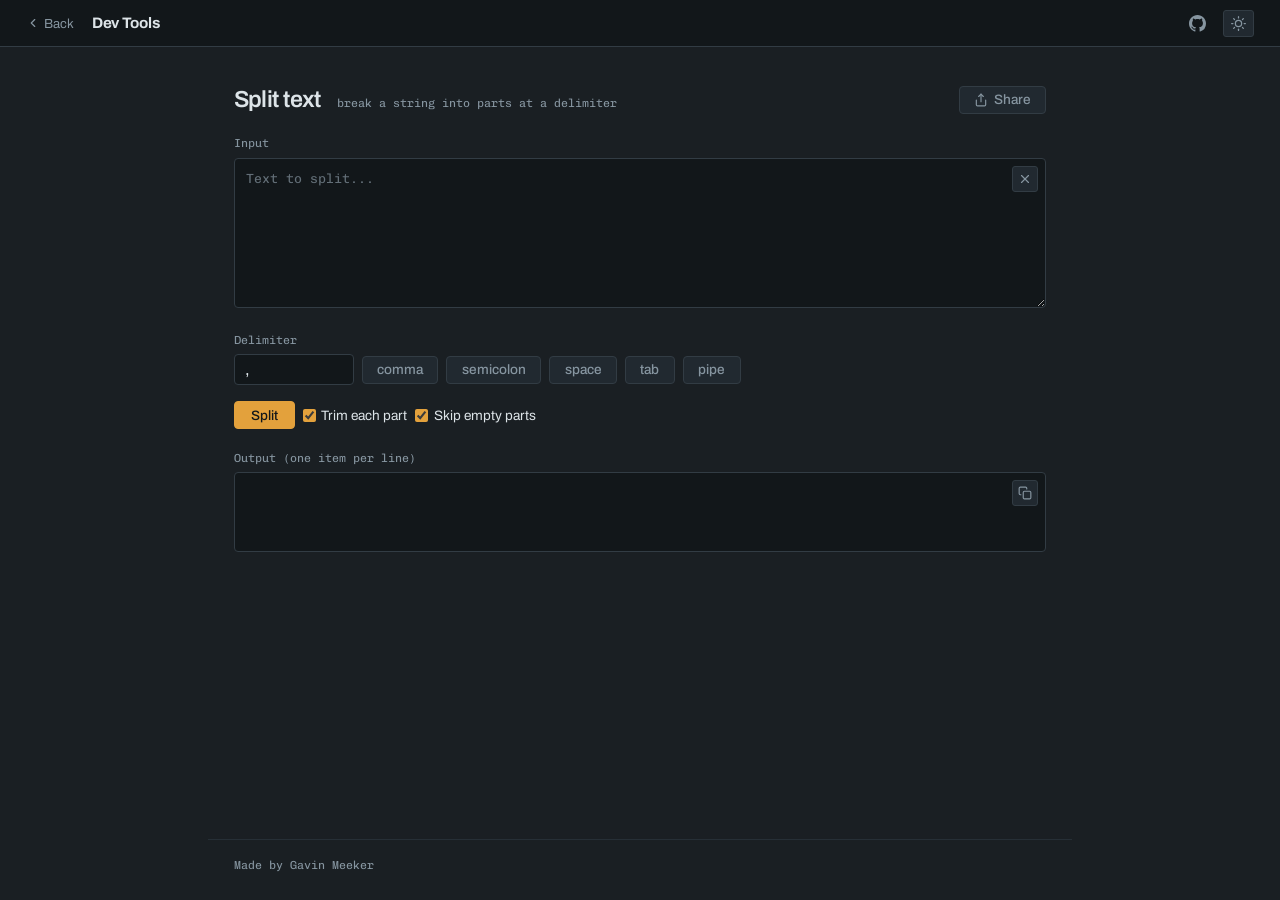
<file: tools/split-text.html>
<!DOCTYPE html>
<html lang="en">
<head>
  <meta charset="UTF-8">
  <meta name="viewport" content="width=device-width, initial-scale=1.0">
  <link rel="icon" href="../favicon.svg" type="image/svg+xml">
  <title>Split Text - Dev Tools</title>
  <link rel="preconnect" href="https://fonts.googleapis.com">
  <link rel="preconnect" href="https://fonts.gstatic.com" crossorigin>
  <link href="https://fonts.googleapis.com/css2?family=Archivo:wght@400;500;600;700&family=Chivo+Mono:wght@300;400;500&display=swap" rel="stylesheet">
  <link rel="stylesheet" href="../styles.css">
</head>
<body>
  <header>
    <a class="back-link" href="../index.html"><svg viewBox="0 0 24 24"><polyline points="15 18 9 12 15 6"/></svg> Back</a>
    <a class="site-title" href="../index.html">Dev Tools</a>
    <span class="header-spacer"></span>
    <a class="rail-link" href="https://github.com/gavin-meeker/dev-tools" target="_blank" rel="noopener" title="Source on GitHub" aria-label="Source on GitHub"><svg viewBox="0 0 16 16" aria-hidden="true"><path d="M8 0C3.58 0 0 3.58 0 8c0 3.54 2.29 6.53 5.47 7.59.4.07.55-.17.55-.38 0-.19-.01-.82-.01-1.49-2.01.37-2.53-.49-2.69-.94-.09-.23-.48-.94-.82-1.13-.28-.15-.68-.52-.01-.53.63-.01 1.08.58 1.23.82.72 1.21 1.87.87 2.33.66.07-.52.28-.87.51-1.07-1.78-.2-3.64-.89-3.64-3.95 0-.87.31-1.59.82-2.15-.08-.2-.36-1.02.08-2.12 0 0 .67-.21 2.2.82.64-.18 1.32-.27 2-.27s1.36.09 2 .27c1.53-1.04 2.2-.82 2.2-.82.44 1.1.16 1.92.08 2.12.51.56.82 1.27.82 2.15 0 3.07-1.87 3.75-3.65 3.95.29.25.54.73.54 1.48 0 1.07-.01 1.93-.01 2.2 0 .21.15.46.55.38A8.01 8.01 0 0 0 16 8c0-4.42-3.58-8-8-8Z"/></svg></a>
    <button class="theme-toggle" id="theme-toggle" title="Toggle theme"></button>
  </header>

  <main class="narrow">
    <div class="page-title-bar">
      <h1>Split text</h1>
      <span class="page-note">break a string into parts at a delimiter</span>
      <button class="btn-clear" onclick="saveToHash()"><svg viewBox="0 0 24 24" width="14" height="14" fill="none" stroke="currentColor" stroke-width="2" stroke-linecap="round" stroke-linejoin="round"><path d="M4 12v8a2 2 0 0 0 2 2h12a2 2 0 0 0 2-2v-8"/><polyline points="16 6 12 2 8 6"/><line x1="12" y1="2" x2="12" y2="15"/></svg> Share</button>
    </div>
    <div class="tool-container">
      <label for="input">Input</label>
      <div class="input-wrap">
        <textarea id="input" placeholder="Text to split..."></textarea>
        <button class="clear-icon" onclick="clearTool()" title="Clear"><svg viewBox="0 0 24 24"><line x1="18" y1="6" x2="6" y2="18"/><line x1="6" y1="6" x2="18" y2="18"/></svg></button>
      </div>

      <label for="delimiter">Delimiter</label>
      <div class="btn-row" style="align-items: center; margin-bottom: 1rem;">
        <input type="text" id="delimiter" value=", " style="width: 120px; font-family: var(--font-mono);">
        <button class="btn-quiet" onclick="setDelim(', ')">comma</button>
        <button class="btn-quiet" onclick="setDelim('; ')">semicolon</button>
        <button class="btn-quiet" onclick="setDelim(' ')">space</button>
        <button class="btn-quiet" onclick="setDelim('\t')">tab</button>
        <button class="btn-quiet" onclick="setDelim('|')">pipe</button>
      </div>

      <div class="btn-row">
        <button onclick="splitText()">Split</button>
        <label class="opt"><input type="checkbox" id="trim-parts" checked> Trim each part</label>
        <label class="opt"><input type="checkbox" id="skip-empty" checked> Skip empty parts</label>
      </div>

      <div class="output-area">
        <label for="output">Output (one item per line)</label>
        <div class="output-wrap">
          <pre id="output"></pre>
          <button class="copy-icon" onclick="copyOutput()" title="Copy"><svg viewBox="0 0 24 24"><rect x="9" y="9" width="13" height="13" rx="2"/><path d="M5 15H4a2 2 0 0 1-2-2V4a2 2 0 0 1 2-2h9a2 2 0 0 1 2 2v1"/></svg></button>
        </div>
      </div>
    </div>
  </main>
<footer>
    <span>Made by Gavin Meeker</span>
    <span id="share-timestamp"></span>
  </footer>

  <script>
    function setDelim(value) {
      document.getElementById('delimiter').value = value;
    }

    function splitText() {
      const input = document.getElementById('input').value;
      const delimiter = document.getElementById('delimiter').value;
      const trimParts = document.getElementById('trim-parts').checked;
      const skipEmpty = document.getElementById('skip-empty').checked;

      let parts = input.split(delimiter);
      if (trimParts) parts = parts.map(p => p.trim());
      if (skipEmpty) parts = parts.filter(p => p !== '');

      document.getElementById('output').textContent = parts.join('\n');
    }

    function copyOutput() {
      copyToClipboard(document.getElementById('output').textContent);
    }
  </script>
<script src="../shared.js"></script>
  <script>
    loadFromHash();
  </script>
<script src="../autosave.js"></script>
</body>
</html>
</file>
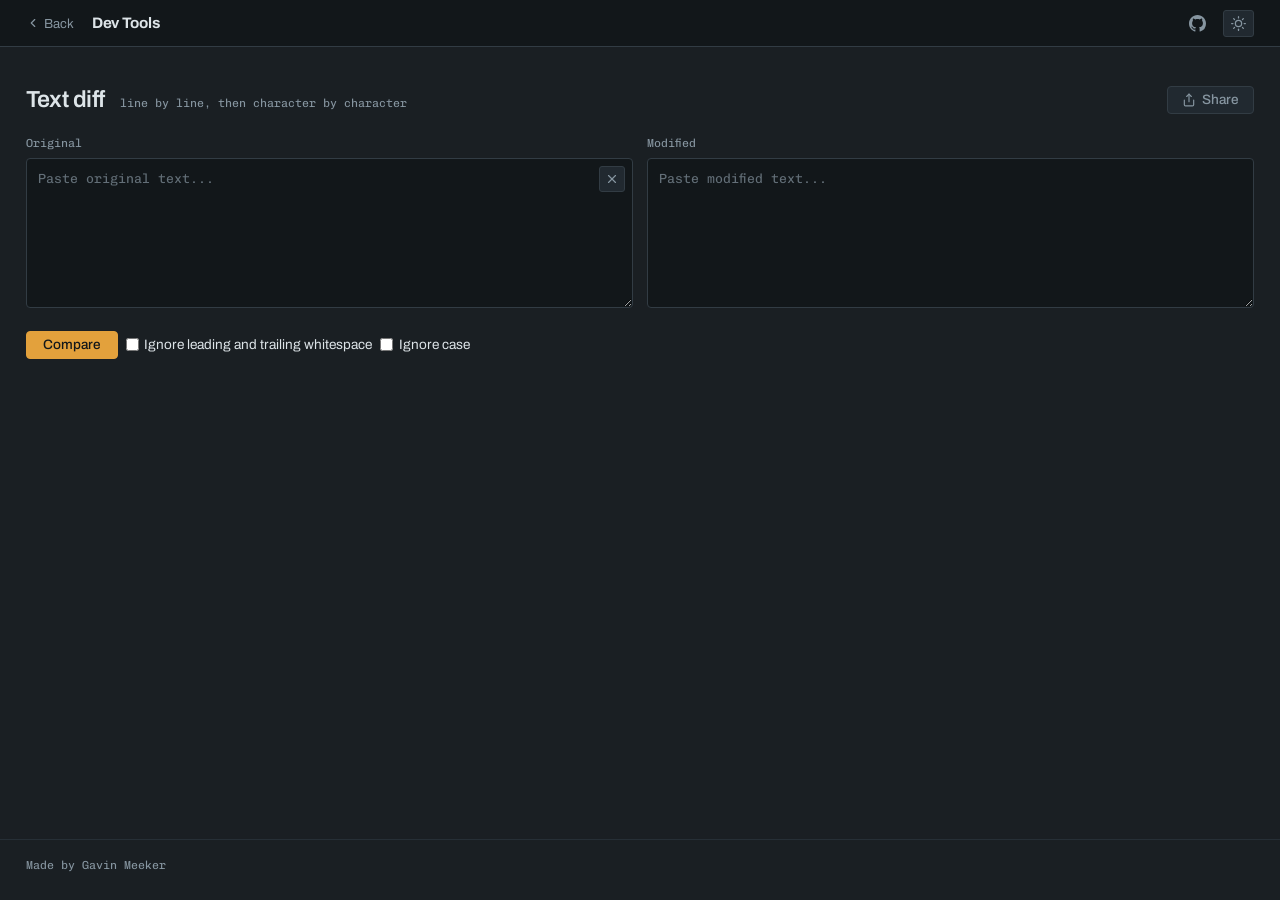
<file: tools/text-diff.html>
<!DOCTYPE html>
<html lang="en">
<head>
  <meta charset="UTF-8">
  <meta name="viewport" content="width=device-width, initial-scale=1.0">
  <link rel="icon" href="../favicon.svg" type="image/svg+xml">
  <title>Text Diff - Dev Tools</title>
  <link rel="preconnect" href="https://fonts.googleapis.com">
  <link rel="preconnect" href="https://fonts.gstatic.com" crossorigin>
  <link href="https://fonts.googleapis.com/css2?family=Archivo:wght@400;500;600;700&family=Chivo+Mono:wght@300;400;500&display=swap" rel="stylesheet">
  <link rel="stylesheet" href="../styles.css">
</head>
<body>
  <header>
    <a class="back-link" href="../index.html"><svg viewBox="0 0 24 24"><polyline points="15 18 9 12 15 6"/></svg> Back</a>
    <a class="site-title" href="../index.html">Dev Tools</a>
    <span class="header-spacer"></span>
    <a class="rail-link" href="https://github.com/gavin-meeker/dev-tools" target="_blank" rel="noopener" title="Source on GitHub" aria-label="Source on GitHub"><svg viewBox="0 0 16 16" aria-hidden="true"><path d="M8 0C3.58 0 0 3.58 0 8c0 3.54 2.29 6.53 5.47 7.59.4.07.55-.17.55-.38 0-.19-.01-.82-.01-1.49-2.01.37-2.53-.49-2.69-.94-.09-.23-.48-.94-.82-1.13-.28-.15-.68-.52-.01-.53.63-.01 1.08.58 1.23.82.72 1.21 1.87.87 2.33.66.07-.52.28-.87.51-1.07-1.78-.2-3.64-.89-3.64-3.95 0-.87.31-1.59.82-2.15-.08-.2-.36-1.02.08-2.12 0 0 .67-.21 2.2.82.64-.18 1.32-.27 2-.27s1.36.09 2 .27c1.53-1.04 2.2-.82 2.2-.82.44 1.1.16 1.92.08 2.12.51.56.82 1.27.82 2.15 0 3.07-1.87 3.75-3.65 3.95.29.25.54.73.54 1.48 0 1.07-.01 1.93-.01 2.2 0 .21.15.46.55.38A8.01 8.01 0 0 0 16 8c0-4.42-3.58-8-8-8Z"/></svg></a>
    <button class="theme-toggle" id="theme-toggle" title="Toggle theme"></button>
  </header>

  <main class="wide">
    <div class="page-title-bar">
      <h1>Text diff</h1>
      <span class="page-note">line by line, then character by character</span>
      <button class="btn-clear" onclick="saveToHash()"><svg viewBox="0 0 24 24" width="14" height="14" fill="none" stroke="currentColor" stroke-width="2" stroke-linecap="round" stroke-linejoin="round"><path d="M4 12v8a2 2 0 0 0 2 2h12a2 2 0 0 0 2-2v-8"/><polyline points="16 6 12 2 8 6"/><line x1="12" y1="2" x2="12" y2="15"/></svg> Share</button>
    </div>
    <div class="tool-container">
      <div class="dual-input">
        <div>
          <label for="input-left">Original</label>
          <div class="input-wrap">
            <textarea id="input-left" placeholder="Paste original text..."></textarea>
            <button class="clear-icon" onclick="clearTool()" title="Clear"><svg viewBox="0 0 24 24"><line x1="18" y1="6" x2="6" y2="18"/><line x1="6" y1="6" x2="18" y2="18"/></svg></button>
          </div>
        </div>
        <div>
          <label for="input-right">Modified</label>
          <textarea id="input-right" placeholder="Paste modified text..."></textarea>
        </div>
      </div>

      <div class="btn-row" style="align-items: center;">
        <button onclick="compare()">Compare</button>
        <label class="opt"><input type="checkbox" id="ignore-whitespace"> Ignore leading and trailing whitespace</label>
        <label class="opt"><input type="checkbox" id="ignore-case"> Ignore case</label>
      </div>

      <div class="output-area" id="output"></div>
    </div>
  </main>
<footer>
    <span>Made by Gavin Meeker</span>
    <span id="share-timestamp"></span>
  </footer>

  <script>
    function compare() {
      const output = document.getElementById('output');
      const ignoreWS = document.getElementById('ignore-whitespace').checked;
      const ignoreCase = document.getElementById('ignore-case').checked;

      const leftRaw = document.getElementById('input-left').value.split('\n');
      const rightRaw = document.getElementById('input-right').value.split('\n');

      // Prepare comparison versions (may differ from display versions)
      const leftCmp = leftRaw.map(l => {
        let s = l;
        if (ignoreWS) s = s.trim();
        if (ignoreCase) s = s.toLowerCase();
        return s;
      });
      const rightCmp = rightRaw.map(l => {
        let s = l;
        if (ignoreWS) s = s.trim();
        if (ignoreCase) s = s.toLowerCase();
        return s;
      });

      const diff = myersDiff(leftCmp, rightCmp);

      if (diff.every(d => d.type === 'unchanged')) {
        output.innerHTML = '<p class="match-msg">The two texts are identical.</p>';
        return;
      }

      // Map diff back to original lines for display
      let li = 0, ri = 0;
      const displayDiff = diff.map(d => {
        if (d.type === 'removed') {
          return { type: 'removed', value: leftRaw[li++] };
        } else if (d.type === 'added') {
          return { type: 'added', value: rightRaw[ri++] };
        } else {
          li++; ri++;
          return { type: 'unchanged', value: leftRaw[li - 1] };
        }
      });

      // Build paired rows for side-by-side
      const rows = [];
      let i = 0;
      while (i < displayDiff.length) {
        const d = displayDiff[i];
        if (d.type === 'unchanged') {
          rows.push({
            left: { type: 'unchanged', value: d.value },
            right: { type: 'unchanged', value: d.value },
          });
          i++;
        } else if (d.type === 'removed') {
          const removed = [];
          while (i < displayDiff.length && displayDiff[i].type === 'removed') {
            removed.push(displayDiff[i].value);
            i++;
          }
          const added = [];
          while (i < displayDiff.length && displayDiff[i].type === 'added') {
            added.push(displayDiff[i].value);
            i++;
          }
          const maxLen = Math.max(removed.length, added.length);
          for (let j = 0; j < maxLen; j++) {
            const rem = j < removed.length ? removed[j] : null;
            const add = j < added.length ? added[j] : null;
            if (rem !== null && add !== null) {
              // Paired change — run a char-level diff so only the differing
              // chars get the stronger highlight
              const cd = charDiff(rem, add);
              rows.push({
                left: { type: 'removed', value: renderCharDiffSide(cd, 'left'), isHtml: true },
                right: { type: 'added', value: renderCharDiffSide(cd, 'right'), isHtml: true },
              });
            } else {
              rows.push({
                left: rem !== null ? { type: 'removed', value: rem } : { type: 'empty', value: '' },
                right: add !== null ? { type: 'added', value: add } : { type: 'empty', value: '' },
              });
            }
          }
        } else if (d.type === 'added') {
          rows.push({
            left: { type: 'empty', value: '' },
            right: { type: 'added', value: d.value },
          });
          i++;
        }
      }

      // Render. Both sides go into a single grid so a wrapped line on one
      // side stretches its counterpart on the other, keeping rows aligned.
      let leftNum = 0, rightNum = 0;
      let rowsHtml = '';
      for (const row of rows) {
        if (row.left.type === 'unchanged' || row.left.type === 'removed') leftNum++;
        const lNum = row.left.type === 'empty' ? '' : leftNum;
        rowsHtml += renderLine(row.left.type, lNum, row.left.value, row.left.isHtml, 'left');

        if (row.right.type === 'unchanged' || row.right.type === 'added') rightNum++;
        const rNum = row.right.type === 'empty' ? '' : rightNum;
        rowsHtml += renderLine(row.right.type, rNum, row.right.value, row.right.isHtml, 'right');
      }

      const addedCount = displayDiff.filter(d => d.type === 'added').length;
      const removedCount = displayDiff.filter(d => d.type === 'removed').length;
      const unchangedCount = displayDiff.filter(d => d.type === 'unchanged').length;
      const summary = '<div class="gauges">'
        + '<div class="gauge add"><span class="n">' + addedCount + '</span><span class="l">added</span></div>'
        + '<div class="gauge del"><span class="n">' + removedCount + '</span><span class="l">removed</span></div>'
        + '<div class="gauge"><span class="n">' + unchangedCount + '</span><span class="l">unchanged</span></div>'
        + '</div>';

      output.innerHTML = summary
        + '<div class="diff-view">'
        + '<div class="diff-side-header left"><span>original</span><span>' + leftNum + ' lines</span></div>'
        + '<div class="diff-side-header"><span>modified</span><span>' + rightNum + ' lines</span></div>'
        + rowsHtml
        + '</div>';
    }

    function renderLine(type, num, value, isHtml, side) {
      // isHtml means the line carries char-level marks, so it opts out of the
      // whole-row tint and lets the marks alone carry the change.
      return '<div class="diff-line ' + type + ' ' + side + (isHtml ? ' charwise' : '') + '">'
        + '<span class="diff-line-num">' + num + '</span>'
        + '<span class="diff-line-content">' + (isHtml ? value : escapeHtml(value)) + '</span>'
        + '</div>';
    }

    // Character-level Myers diff for a paired line change.
    // Falls back to whole-line highlighting if either side is very long, since
    // Myers is O(N*M) worst case and blows up on long lines.
    function charDiff(a, b) {
      const CAP = 2000;
      if (a.length > CAP || b.length > CAP) {
        return [
          { type: 'removed', value: a },
          { type: 'added', value: b },
        ];
      }
      return myersDiff(Array.from(a), Array.from(b));
    }

    function renderCharDiffSide(diff, side) {
      // side: 'left' shows unchanged + removed; 'right' shows unchanged + added
      // Coalesce consecutive same-type chars into a single span so rounded
      // corners on the highlight don't fragment the visual run.
      let html = '';
      let i = 0;
      while (i < diff.length) {
        const type = diff[i].type;
        let run = '';
        while (i < diff.length && diff[i].type === type) {
          run += diff[i].value;
          i++;
        }
        if (type === 'unchanged') {
          html += escapeHtml(run);
        } else if (type === 'removed' && side === 'left') {
          html += '<span class="diff-char-removed">' + escapeHtml(run) + '</span>';
        } else if (type === 'added' && side === 'right') {
          html += '<span class="diff-char-added">' + escapeHtml(run) + '</span>';
        }
      }
      return html;
    }

    function myersDiff(left, right) {
      const N = left.length;
      const M = right.length;
      const MAX = N + M;
      const v = new Array(2 * MAX + 1);
      v[MAX + 1] = 0;
      const trace = [];

      for (let d = 0; d <= MAX; d++) {
        const newV = v.slice();
        for (let k = -d; k <= d; k += 2) {
          let x;
          if (k === -d || (k !== d && v[MAX + k - 1] < v[MAX + k + 1])) {
            x = v[MAX + k + 1];
          } else {
            x = v[MAX + k - 1] + 1;
          }
          let y = x - k;
          while (x < N && y < M && left[x] === right[y]) {
            x++;
            y++;
          }
          newV[MAX + k] = x;
          if (x >= N && y >= M) {
            trace.push(newV);
            return backtrack(trace, MAX, left, right);
          }
        }
        trace.push(newV.slice());
        for (let k = -d; k <= d; k += 2) {
          v[MAX + k] = newV[MAX + k];
        }
      }
      return [];
    }

    function backtrack(trace, MAX, left, right) {
      let x = left.length;
      let y = right.length;
      const result = [];

      for (let d = trace.length - 1; d >= 0; d--) {
        const v = trace[d];
        const k = x - y;
        let prevK;
        if (k === -d || (k !== d && (d === 0 ? -1 : trace[d-1][MAX + k - 1]) < (d === 0 ? -1 : trace[d-1][MAX + k + 1]))) {
          prevK = k + 1;
        } else {
          prevK = k - 1;
        }

        const prevX = d === 0 ? 0 : trace[d - 1][MAX + prevK];
        const prevY = prevX - prevK;

        while (x > prevX && y > prevY) {
          x--;
          y--;
          result.push({ type: 'unchanged', value: left[x] });
        }

        if (d > 0) {
          if (x === prevX) {
            result.push({ type: 'added', value: right[y - 1] });
            y--;
          } else {
            result.push({ type: 'removed', value: left[x - 1] });
            x--;
          }
        }
      }

      return result.reverse();
    }

    function escapeHtml(str) {
      const div = document.createElement('div');
      div.textContent = str;
      return div.innerHTML;
    }
  </script>
<script src="../shared.js"></script>
  <script>
    loadFromHash();
  </script>
<script src="../autosave.js"></script>
</body>
</html>
</file>
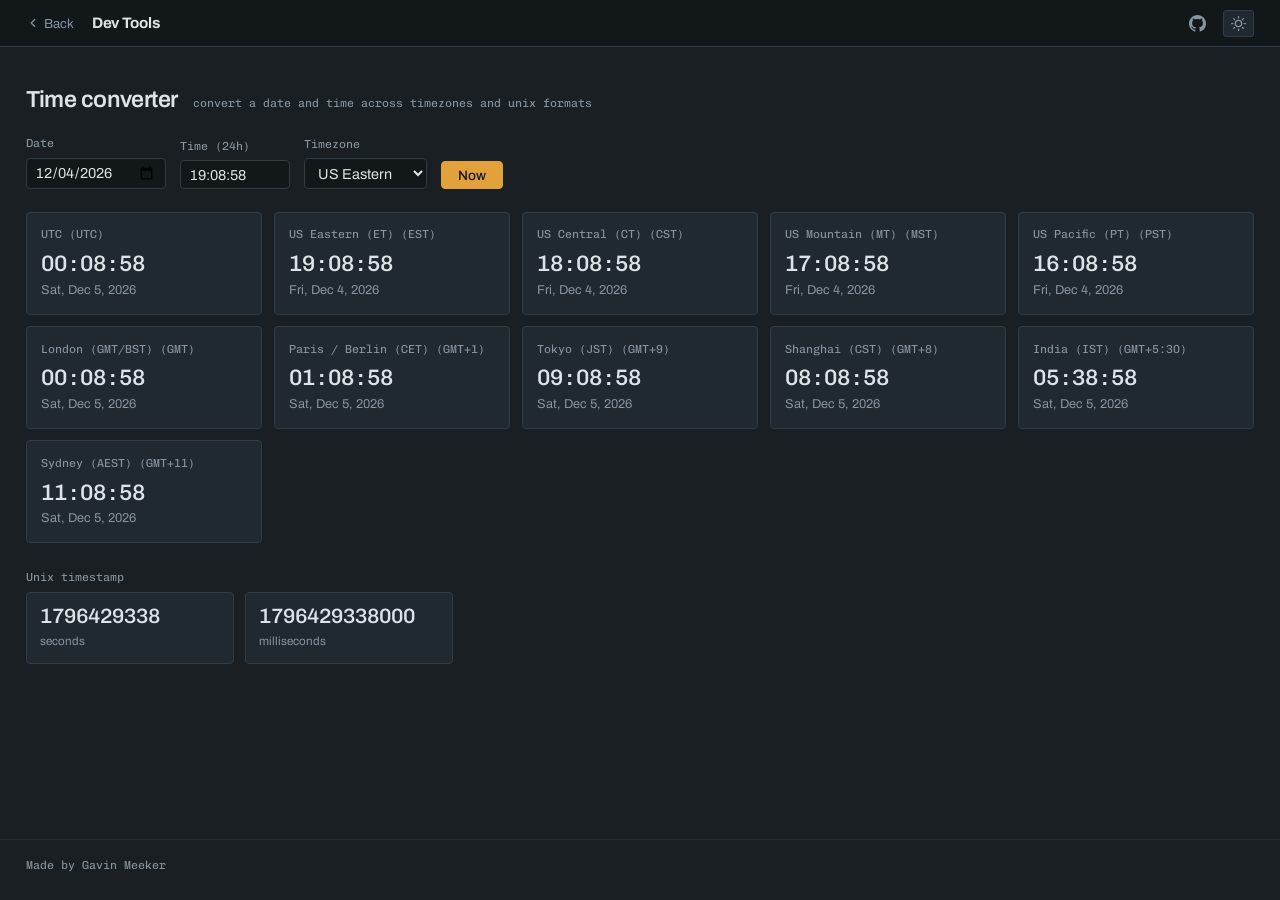
<file: tools/time-converter.html>
<!DOCTYPE html>
<html lang="en">
<head>
  <meta charset="UTF-8">
  <meta name="viewport" content="width=device-width, initial-scale=1.0">
  <link rel="icon" href="../favicon.svg" type="image/svg+xml">
  <title>Time Converter - Dev Tools</title>
  <link rel="preconnect" href="https://fonts.googleapis.com">
  <link rel="preconnect" href="https://fonts.gstatic.com" crossorigin>
  <link href="https://fonts.googleapis.com/css2?family=Archivo:wght@400;500;600;700&family=Chivo+Mono:wght@300;400;500&display=swap" rel="stylesheet">
  <link rel="stylesheet" href="../styles.css">
  <style>
    .tz-grid {
      display: grid;
      grid-template-columns: repeat(auto-fill, minmax(13rem, 1fr));
      gap: 0.7rem;
      margin-bottom: 1.6rem;
    }

    .tz-card {
      border: 1px solid var(--color-border);
      border-radius: var(--radius);
      padding: 0.8rem 0.9rem;
      background: var(--color-surface);
    }

    .tz-card h3 {
      font-family: var(--font-mono);
      font-weight: 400;
      font-size: 0.73rem;
      color: var(--color-text-light);
      margin-bottom: 0.45rem;
    }

    .tz-card .time-display {
      font-family: var(--font-mono);
      font-variant-numeric: tabular-nums;
      font-size: 1.4rem;
      font-weight: 500;
      line-height: 1.15;
      margin-bottom: 0.2rem;
    }

    .tz-card .date-display {
      font-size: 0.8rem;
      color: var(--color-text-light);
    }

    .input-row {
      display: flex;
      gap: 0.9rem;
      flex-wrap: wrap;
      align-items: end;
      margin-bottom: 1.4rem;
    }

    .input-row > div {
      display: flex;
      flex-direction: column;
    }

    .time-input {
      font-family: var(--font-mono);
      width: 110px;
    }
  </style>
</head>
<body>
  <header>
    <a class="back-link" href="../index.html"><svg viewBox="0 0 24 24"><polyline points="15 18 9 12 15 6"/></svg> Back</a>
    <a class="site-title" href="../index.html">Dev Tools</a>
    <span class="header-spacer"></span>
    <a class="rail-link" href="https://github.com/gavin-meeker/dev-tools" target="_blank" rel="noopener" title="Source on GitHub" aria-label="Source on GitHub"><svg viewBox="0 0 16 16" aria-hidden="true"><path d="M8 0C3.58 0 0 3.58 0 8c0 3.54 2.29 6.53 5.47 7.59.4.07.55-.17.55-.38 0-.19-.01-.82-.01-1.49-2.01.37-2.53-.49-2.69-.94-.09-.23-.48-.94-.82-1.13-.28-.15-.68-.52-.01-.53.63-.01 1.08.58 1.23.82.72 1.21 1.87.87 2.33.66.07-.52.28-.87.51-1.07-1.78-.2-3.64-.89-3.64-3.95 0-.87.31-1.59.82-2.15-.08-.2-.36-1.02.08-2.12 0 0 .67-.21 2.2.82.64-.18 1.32-.27 2-.27s1.36.09 2 .27c1.53-1.04 2.2-.82 2.2-.82.44 1.1.16 1.92.08 2.12.51.56.82 1.27.82 2.15 0 3.07-1.87 3.75-3.65 3.95.29.25.54.73.54 1.48 0 1.07-.01 1.93-.01 2.2 0 .21.15.46.55.38A8.01 8.01 0 0 0 16 8c0-4.42-3.58-8-8-8Z"/></svg></a>
    <button class="theme-toggle" id="theme-toggle" title="Toggle theme"></button>
  </header>

  <main class="wide">
    <div class="page-title-bar">
      <h1>Time converter</h1>
      <span class="page-note">convert a date and time across timezones and unix formats</span>
    </div>
    <div class="tool-container">
      <div class="input-row">
        <div>
          <label for="date-input">Date</label>
          <input type="date" id="date-input">
        </div>
        <div>
          <label for="time-input">Time (24h)</label>
          <input type="text" id="time-input" class="time-input" placeholder="16:30:00">
        </div>
        <div>
          <label for="tz-input">Timezone</label>
          <select id="tz-input">
            <option value="UTC">UTC</option>
            <option value="America/New_York" selected>US Eastern</option>
            <option value="America/Chicago">US Central</option>
            <option value="America/Denver">US Mountain</option>
            <option value="America/Los_Angeles">US Pacific</option>
            <option value="Europe/London">London</option>
            <option value="Europe/Paris">Paris / Berlin</option>
            <option value="Asia/Tokyo">Tokyo</option>
            <option value="Asia/Shanghai">Shanghai</option>
            <option value="Asia/Kolkata">India (IST)</option>
            <option value="Australia/Sydney">Sydney</option>
          </select>
        </div>
        <div>
          <label>&nbsp;</label>
          <button onclick="setNow()">Now</button>
        </div>
      </div>

      <div class="tz-grid" id="tz-grid"></div>

      <label>Unix timestamp</label>
      <div class="readout tight">
        <div class="cell"><span class="n" id="unix-seconds">-</span><span class="l">seconds</span></div>
        <div class="cell"><span class="n" id="unix-ms">-</span><span class="l">milliseconds</span></div>
      </div>
    </div>
  </main>
<footer>
    <span>Made by Gavin Meeker</span>
    <span id="share-timestamp"></span>
  </footer>

  <script>
    const zones = [
      { label: 'UTC', tz: 'UTC' },
      { label: 'US Eastern (ET)', tz: 'America/New_York' },
      { label: 'US Central (CT)', tz: 'America/Chicago' },
      { label: 'US Mountain (MT)', tz: 'America/Denver' },
      { label: 'US Pacific (PT)', tz: 'America/Los_Angeles' },
      { label: 'London (GMT/BST)', tz: 'Europe/London' },
      { label: 'Paris / Berlin (CET)', tz: 'Europe/Paris' },
      { label: 'Tokyo (JST)', tz: 'Asia/Tokyo' },
      { label: 'Shanghai (CST)', tz: 'Asia/Shanghai' },
      { label: 'India (IST)', tz: 'Asia/Kolkata' },
      { label: 'Sydney (AEST)', tz: 'Australia/Sydney' },
    ];

    const dateInput = document.getElementById('date-input');
    const timeInput = document.getElementById('time-input');
    const tzInput = document.getElementById('tz-input');

    dateInput.addEventListener('input', convert);
    timeInput.addEventListener('input', convert);
    tzInput.addEventListener('change', convert);

    function setNow() {
      const now = new Date();
      const tz = tzInput.value;
      const local = toLocalString(now, tz);
      const [datePart, timePart] = local.split('T');
      dateInput.value = datePart;
      timeInput.value = timePart;
      convert();
    }

    function toLocalString(date, tz) {
      const parts = {};
      new Intl.DateTimeFormat('en-CA', {
        timeZone: tz,
        year: 'numeric', month: '2-digit', day: '2-digit',
        hour: '2-digit', minute: '2-digit', second: '2-digit',
        hour12: false,
      }).formatToParts(date).forEach(p => { parts[p.type] = p.value; });
      return parts.year + '-' + parts.month + '-' + parts.day
        + 'T' + parts.hour + ':' + parts.minute + ':' + parts.second;
    }

    function parseInputAsDate() {
      const dateVal = dateInput.value;
      const timeVal = timeInput.value;
      if (!dateVal || !timeVal) return null;

      // Validate time format (HH:MM or HH:MM:SS)
      const timeMatch = timeVal.match(/^(\d{1,2}):(\d{2})(?::(\d{2}))?$/);
      if (!timeMatch) return null;
      const h = timeMatch[1].padStart(2, '0');
      const m = timeMatch[2];
      const s = timeMatch[3] || '00';
      const val = dateVal + 'T' + h + ':' + m + ':' + s;

      const tz = tzInput.value;
      const naive = new Date(val + 'Z');
      if (isNaN(naive.getTime())) return null;
      const offset = getOffsetMs(naive, tz);
      const adjusted = new Date(naive.getTime() - offset);
      // Refine in case DST boundary shifted the offset
      const offset2 = getOffsetMs(adjusted, tz);
      return new Date(naive.getTime() - offset2);
    }

    function getOffsetMs(date, tz) {
      const utcStr = toLocalString(date, 'UTC');
      const tzStr = toLocalString(date, tz);
      const utcDate = new Date(utcStr + 'Z');
      const tzDate = new Date(tzStr + 'Z');
      return tzDate.getTime() - utcDate.getTime();
    }

    function convert() {
      const date = parseInputAsDate();
      const grid = document.getElementById('tz-grid');
      const unixS = document.getElementById('unix-seconds');
      const unixMs = document.getElementById('unix-ms');

      if (!date || isNaN(date.getTime())) {
        grid.innerHTML = '';
        unixS.textContent = '-';
        unixMs.textContent = '-';
        return;
      }

      unixS.textContent = Math.floor(date.getTime() / 1000);
      unixMs.textContent = date.getTime();

      grid.innerHTML = zones.map(z => {
        const timeFmt = new Intl.DateTimeFormat('en-GB', {
          timeZone: z.tz,
          hour: '2-digit', minute: '2-digit', second: '2-digit',
          hour12: false,
        }).format(date);

        const dateFmt = new Intl.DateTimeFormat('en-US', {
          timeZone: z.tz,
          weekday: 'short', year: 'numeric', month: 'short', day: 'numeric',
        }).format(date);

        const abbr = new Intl.DateTimeFormat('en-US', {
          timeZone: z.tz,
          timeZoneName: 'short',
        }).formatToParts(date).find(p => p.type === 'timeZoneName')?.value || '';

        return '<div class="tz-card">'
          + '<h3>' + z.label + ' (' + abbr + ')</h3>'
          + '<div class="time-display">' + timeFmt + '</div>'
          + '<div class="date-display">' + dateFmt + '</div>'
          + '</div>';
      }).join('');
    }

    // Initialize with current time
  </script>
<script src="../shared.js"></script>
  <script>
    if (!loadFromHash()) setNow();
  </script>
<script src="../autosave.js"></script>
</body>
</html>
</file>
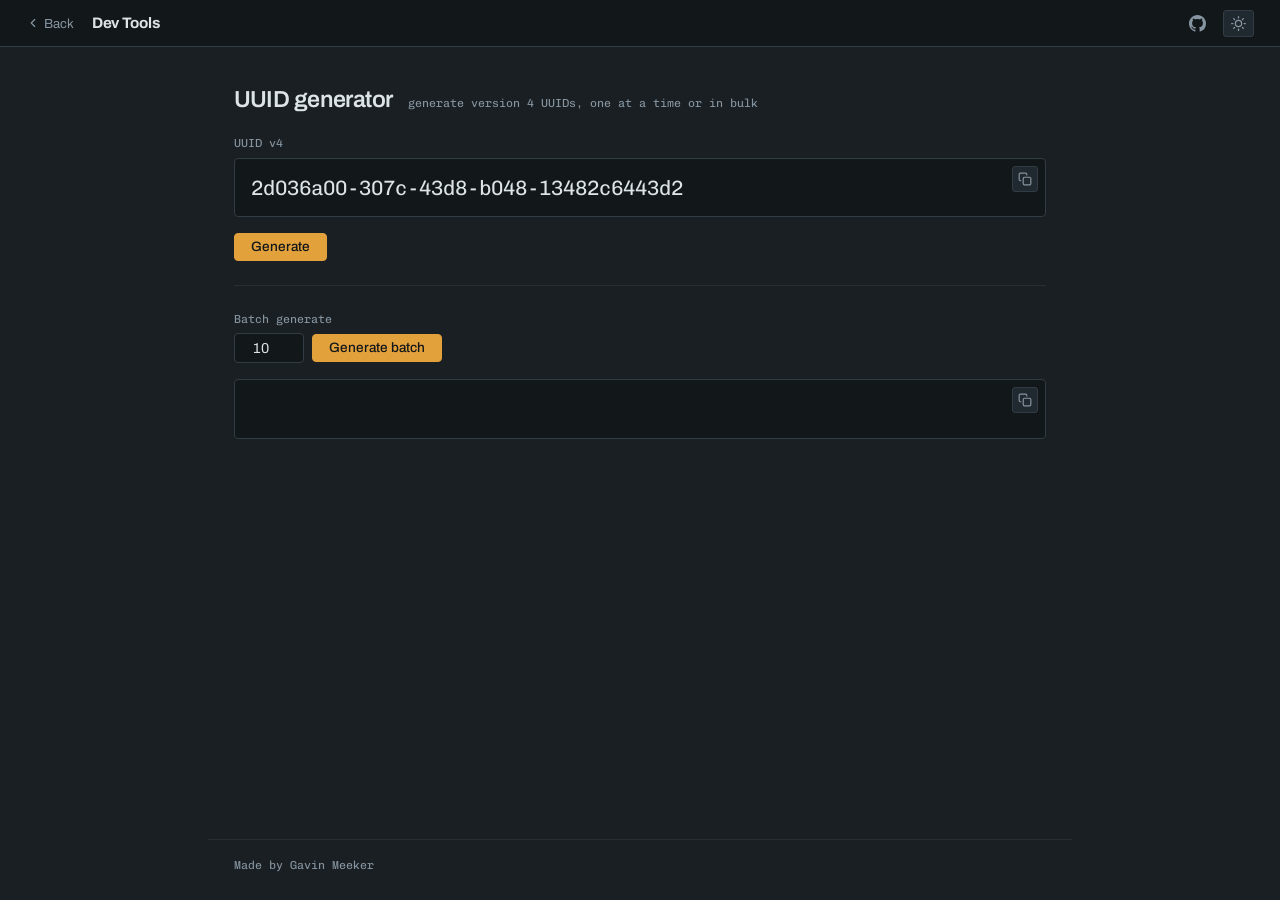
<file: tools/uuid-generator.html>
<!DOCTYPE html>
<html lang="en">
<head>
  <meta charset="UTF-8">
  <meta name="viewport" content="width=device-width, initial-scale=1.0">
  <link rel="icon" href="../favicon.svg" type="image/svg+xml">
  <title>UUID Generator - Dev Tools</title>
  <link rel="preconnect" href="https://fonts.googleapis.com">
  <link rel="preconnect" href="https://fonts.gstatic.com" crossorigin>
  <link href="https://fonts.googleapis.com/css2?family=Archivo:wght@400;500;600;700&family=Chivo+Mono:wght@300;400;500&display=swap" rel="stylesheet">
  <link rel="stylesheet" href="../styles.css">
  <style>
    .uuid-display {
      font-family: var(--font-mono);
      font-size: 1.3rem;
      background: var(--color-recess);
      border: 1px solid var(--color-border);
      border-radius: var(--radius);
      padding: 0.75rem 1rem;
      margin-bottom: 1rem;
      user-select: all;
      cursor: pointer;
      word-break: break-all;
    }

    .uuid-display:hover {
      border-color: var(--color-accent);
    }

    .batch-output {
      font-family: var(--font-mono);
      font-size: 0.9rem;
      line-height: 1.8;
      background: var(--color-recess);
      border: 1px solid var(--color-border);
      border-radius: var(--radius);
      padding: 0.75rem;
      white-space: pre-wrap;
      word-break: break-all;
      min-height: 60px;
      margin-top: 1rem;
      cursor: pointer;
    }

    .batch-output:hover {
      border-color: var(--color-accent);
    }

    .count-input {
      width: 70px;
      text-align: center;
    }

    .rule {
      border: none;
      border-top: 1px solid var(--color-border-soft);
      margin: 1.5rem 0;
    }
  </style>
</head>
<body>
  <header>
    <a class="back-link" href="../index.html"><svg viewBox="0 0 24 24"><polyline points="15 18 9 12 15 6"/></svg> Back</a>
    <a class="site-title" href="../index.html">Dev Tools</a>
    <span class="header-spacer"></span>
    <a class="rail-link" href="https://github.com/gavin-meeker/dev-tools" target="_blank" rel="noopener" title="Source on GitHub" aria-label="Source on GitHub"><svg viewBox="0 0 16 16" aria-hidden="true"><path d="M8 0C3.58 0 0 3.58 0 8c0 3.54 2.29 6.53 5.47 7.59.4.07.55-.17.55-.38 0-.19-.01-.82-.01-1.49-2.01.37-2.53-.49-2.69-.94-.09-.23-.48-.94-.82-1.13-.28-.15-.68-.52-.01-.53.63-.01 1.08.58 1.23.82.72 1.21 1.87.87 2.33.66.07-.52.28-.87.51-1.07-1.78-.2-3.64-.89-3.64-3.95 0-.87.31-1.59.82-2.15-.08-.2-.36-1.02.08-2.12 0 0 .67-.21 2.2.82.64-.18 1.32-.27 2-.27s1.36.09 2 .27c1.53-1.04 2.2-.82 2.2-.82.44 1.1.16 1.92.08 2.12.51.56.82 1.27.82 2.15 0 3.07-1.87 3.75-3.65 3.95.29.25.54.73.54 1.48 0 1.07-.01 1.93-.01 2.2 0 .21.15.46.55.38A8.01 8.01 0 0 0 16 8c0-4.42-3.58-8-8-8Z"/></svg></a>
    <button class="theme-toggle" id="theme-toggle" title="Toggle theme"></button>
  </header>

  <main class="narrow">
    <div class="page-title-bar">
      <h1>UUID generator</h1>
      <span class="page-note">generate version 4 UUIDs, one at a time or in bulk</span>
    </div>
    <div class="tool-container">
      <label>UUID v4</label>
      <div class="output-wrap">
        <div class="uuid-display" id="single-uuid"></div>
        <button class="copy-icon" onclick="copyFrom('single-uuid')" title="Copy"><svg viewBox="0 0 24 24"><rect x="9" y="9" width="13" height="13" rx="2"/><path d="M5 15H4a2 2 0 0 1-2-2V4a2 2 0 0 1 2-2h9a2 2 0 0 1 2 2v1"/></svg></button>
      </div>

      <div class="btn-row">
        <button onclick="generateOne()">Generate</button>
      </div>

      <hr class="rule">

      <label>Batch generate</label>
      <div class="btn-row" style="align-items: center;">
        <input type="number" class="count-input" id="batch-count" value="10" min="1" max="1000">
        <button onclick="generateBatch()">Generate batch</button>
      </div>
      <div class="output-wrap">
        <div class="batch-output" id="batch-output"></div>
        <button class="copy-icon" onclick="copyFrom('batch-output')" title="Copy"><svg viewBox="0 0 24 24"><rect x="9" y="9" width="13" height="13" rx="2"/><path d="M5 15H4a2 2 0 0 1-2-2V4a2 2 0 0 1 2-2h9a2 2 0 0 1 2 2v1"/></svg></button>
      </div>
    </div>
  </main>
<footer>
    <span>Made by Gavin Meeker</span>
    <span id="share-timestamp"></span>
  </footer>

  <script>
    function uuidv4() {
      return crypto.randomUUID();
    }

    function generateOne() {
      document.getElementById('single-uuid').textContent = uuidv4();
    }

    function generateBatch() {
      const count = Math.min(Math.max(parseInt(document.getElementById('batch-count').value) || 1, 1), 1000);
      const uuids = [];
      for (let i = 0; i < count; i++) uuids.push(uuidv4());
      document.getElementById('batch-output').textContent = uuids.join('\n');
    }

    function copyFrom(id) {
      copyToClipboard(document.getElementById(id).textContent);
    }
  </script>
<script src="../shared.js"></script>
  <script>
    generateOne();
    loadFromHash();
  </script>
<script src="../autosave.js"></script>
</body>
</html>
</file>
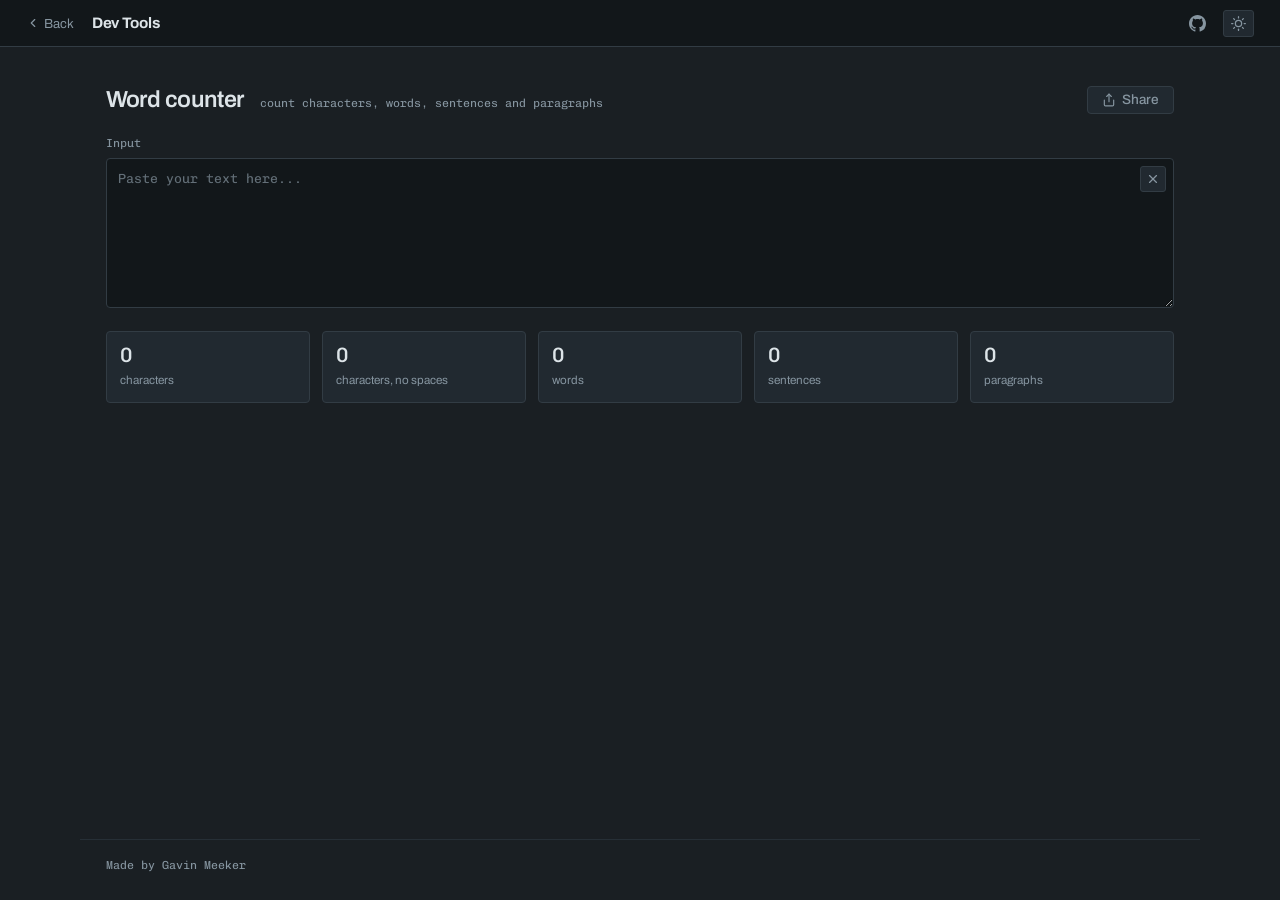
<file: tools/word-counter.html>
<!DOCTYPE html>
<html lang="en">
<head>
  <meta charset="UTF-8">
  <meta name="viewport" content="width=device-width, initial-scale=1.0">
  <link rel="icon" href="../favicon.svg" type="image/svg+xml">
  <title>Word Counter - Dev Tools</title>
  <link rel="preconnect" href="https://fonts.googleapis.com">
  <link rel="preconnect" href="https://fonts.gstatic.com" crossorigin>
  <link href="https://fonts.googleapis.com/css2?family=Archivo:wght@400;500;600;700&family=Chivo+Mono:wght@300;400;500&display=swap" rel="stylesheet">
  <link rel="stylesheet" href="../styles.css">
</head>
<body>
  <header>
    <a class="back-link" href="../index.html"><svg viewBox="0 0 24 24"><polyline points="15 18 9 12 15 6"/></svg> Back</a>
    <a class="site-title" href="../index.html">Dev Tools</a>
    <span class="header-spacer"></span>
    <a class="rail-link" href="https://github.com/gavin-meeker/dev-tools" target="_blank" rel="noopener" title="Source on GitHub" aria-label="Source on GitHub"><svg viewBox="0 0 16 16" aria-hidden="true"><path d="M8 0C3.58 0 0 3.58 0 8c0 3.54 2.29 6.53 5.47 7.59.4.07.55-.17.55-.38 0-.19-.01-.82-.01-1.49-2.01.37-2.53-.49-2.69-.94-.09-.23-.48-.94-.82-1.13-.28-.15-.68-.52-.01-.53.63-.01 1.08.58 1.23.82.72 1.21 1.87.87 2.33.66.07-.52.28-.87.51-1.07-1.78-.2-3.64-.89-3.64-3.95 0-.87.31-1.59.82-2.15-.08-.2-.36-1.02.08-2.12 0 0 .67-.21 2.2.82.64-.18 1.32-.27 2-.27s1.36.09 2 .27c1.53-1.04 2.2-.82 2.2-.82.44 1.1.16 1.92.08 2.12.51.56.82 1.27.82 2.15 0 3.07-1.87 3.75-3.65 3.95.29.25.54.73.54 1.48 0 1.07-.01 1.93-.01 2.2 0 .21.15.46.55.38A8.01 8.01 0 0 0 16 8c0-4.42-3.58-8-8-8Z"/></svg></a>
    <button class="theme-toggle" id="theme-toggle" title="Toggle theme"></button>
  </header>

  <main>
    <div class="page-title-bar">
      <h1>Word counter</h1>
      <span class="page-note">count characters, words, sentences and paragraphs</span>
      <button class="btn-clear" onclick="saveToHash()"><svg viewBox="0 0 24 24" width="14" height="14" fill="none" stroke="currentColor" stroke-width="2" stroke-linecap="round" stroke-linejoin="round"><path d="M4 12v8a2 2 0 0 0 2 2h12a2 2 0 0 0 2-2v-8"/><polyline points="16 6 12 2 8 6"/><line x1="12" y1="2" x2="12" y2="15"/></svg> Share</button>
    </div>
    <div class="tool-container">
      <label for="input">Input</label>
      <div class="input-wrap">
        <textarea id="input" placeholder="Paste your text here..." oninput="count()"></textarea>
        <button class="clear-icon" onclick="clearTool()" title="Clear"><svg viewBox="0 0 24 24"><line x1="18" y1="6" x2="6" y2="18"/><line x1="6" y1="6" x2="18" y2="18"/></svg></button>
      </div>

      <div class="readout" id="stats">
        <div class="cell"><span class="n" id="chars">0</span><span class="l">characters</span></div>
        <div class="cell"><span class="n" id="chars-no-space">0</span><span class="l">characters, no spaces</span></div>
        <div class="cell"><span class="n" id="words">0</span><span class="l">words</span></div>
        <div class="cell"><span class="n" id="sentences">0</span><span class="l">sentences</span></div>
        <div class="cell"><span class="n" id="paragraphs">0</span><span class="l">paragraphs</span></div>
      </div>
    </div>
  </main>
<footer>
    <span>Made by Gavin Meeker</span>
    <span id="share-timestamp"></span>
  </footer>

  <script>
    function count() {
      const text = document.getElementById('input').value;

      document.getElementById('chars').textContent = text.length;
      document.getElementById('chars-no-space').textContent = text.replace(/\s/g, '').length;
      document.getElementById('words').textContent = text.trim() === '' ? 0 : text.trim().split(/\s+/).length;
      document.getElementById('sentences').textContent = text.trim() === '' ? 0 : text.split(/[.!?]+/).filter(s => s.trim()).length;
      document.getElementById('paragraphs').textContent = text.trim() === '' ? 0 : text.split(/\n\s*\n/).filter(p => p.trim()).length;
    }
  </script>
<script src="../shared.js"></script>
  <script>
    loadFromHash();
  </script>
<script src="../autosave.js"></script>
</body>
</html>
</file>
<file: styles.css>
/* ==========================================================================
   Dev Tools — instrument panel
   Dark is the default theme; [data-theme="light"] overrides the tokens.
   Variable names are kept stable because individual tool pages reference
   them from their own inline <style> blocks.
   ========================================================================== */

*,
*::before,
*::after {
  box-sizing: border-box;
  margin: 0;
  padding: 0;
}

:root {
  /* Surfaces, from furthest back to deepest recess */
  --color-bg: #1a1f23;
  --color-surface: #212930;
  --color-recess: #12171a;
  --color-primary: #12171a;

  /* Edges */
  --color-border: #323c44;
  --color-border-soft: #262f36;

  /* Type */
  --color-text: #dde4e8;
  --color-text-light: #8695a0;

  /* Instrument amber — the one saturated colour in the panel */
  --color-accent: #e3a13c;
  --color-accent-hover: #efb257;
  --color-accent-wash: rgba(227, 161, 60, 0.13);
  --color-accent-ink: #12171a;

  --color-shadow: rgba(0, 0, 0, 0.45);

  /* Geometry: two radii only — controls and panels */
  --radius: 4px;
  --radius-sm: 3px;

  /* Type stacks */
  --font-sans: "Archivo", system-ui, -apple-system, BlinkMacSystemFont, "Segoe UI", Roboto, Helvetica, Arial, sans-serif;
  --font-mono: "Chivo Mono", ui-monospace, "SF Mono", "Cascadia Code", Menlo, Consolas, monospace;

  /* Code blocks */
  --color-code-bg: #12171a;
  --color-code-inline: #e3a13c;

  /* Diff — teal reads as added, rose as removed, in both themes */
  --color-diff-added-bg: rgba(79, 179, 166, 0.14);
  --color-diff-added-num: rgba(79, 179, 166, 0.24);
  --color-diff-added-text: #4fb3a6;
  --color-diff-added-char: rgba(79, 179, 166, 0.42);
  --color-diff-removed-bg: rgba(217, 106, 106, 0.14);
  --color-diff-removed-num: rgba(217, 106, 106, 0.24);
  --color-diff-removed-text: #d96a6a;
  --color-diff-removed-char: rgba(217, 106, 106, 0.42);
  --color-diff-empty: #171c20;

  /* JSON syntax */
  --color-json-key: #e3a13c;
  --color-json-string: #7fc4b9;
  --color-json-number: #8fb8d8;
  --color-json-bool: #d96a6a;
  --color-json-null: #8695a0;

  /* JWT panels */
  --color-jwt-header-bg: rgba(143, 184, 216, 0.12);
  --color-jwt-header-text: #8fb8d8;
  --color-jwt-payload-bg: rgba(227, 161, 60, 0.12);
  --color-jwt-payload-text: #e3a13c;
  --color-jwt-signature-bg: rgba(79, 179, 166, 0.12);
  --color-jwt-signature-text: #4fb3a6;

  /* Status */
  --color-error: #d96a6a;
  --color-error-bg: rgba(217, 106, 106, 0.12);
  --color-success: #4fb3a6;
  --color-success-bg: rgba(79, 179, 166, 0.12);
}

[data-theme="light"] {
  --color-bg: #dfe3e5;
  --color-surface: #edf0f1;
  --color-recess: #f7f9f9;
  --color-primary: #eef1f2;

  --color-border: #b3bdc3;
  --color-border-soft: #c9d1d5;

  --color-text: #1d252a;
  --color-text-light: #57646b;

  --color-accent: #a9690a;
  --color-accent-hover: #8d5606;
  --color-accent-wash: rgba(169, 105, 10, 0.12);
  --color-accent-ink: #ffffff;

  --color-shadow: rgba(29, 37, 42, 0.14);

  --color-code-bg: #f7f9f9;
  --color-code-inline: #a9690a;

  --color-diff-added-bg: rgba(25, 114, 106, 0.12);
  --color-diff-added-num: rgba(25, 114, 106, 0.2);
  --color-diff-added-text: #14625b;
  --color-diff-added-char: rgba(25, 114, 106, 0.3);
  --color-diff-removed-bg: rgba(174, 59, 59, 0.11);
  --color-diff-removed-num: rgba(174, 59, 59, 0.19);
  --color-diff-removed-text: #9c3333;
  --color-diff-removed-char: rgba(174, 59, 59, 0.28);
  --color-diff-empty: #e7eaec;

  --color-json-key: #a9690a;
  --color-json-string: #14625b;
  --color-json-number: #1f5b82;
  --color-json-bool: #9c3333;
  --color-json-null: #57646b;

  --color-jwt-header-bg: rgba(31, 91, 130, 0.1);
  --color-jwt-header-text: #1f5b82;
  --color-jwt-payload-bg: rgba(169, 105, 10, 0.1);
  --color-jwt-payload-text: #8d5606;
  --color-jwt-signature-bg: rgba(25, 114, 106, 0.1);
  --color-jwt-signature-text: #14625b;

  --color-error: #9c3333;
  --color-error-bg: rgba(174, 59, 59, 0.1);
  --color-success: #14625b;
  --color-success-bg: rgba(25, 114, 106, 0.1);
}

/* ==========================================================================
   Base
   ========================================================================== */

html {
  -webkit-font-smoothing: antialiased;
  -moz-osx-font-smoothing: grayscale;
}

body {
  font-family: var(--font-sans);
  font-size: 15px;
  line-height: 1.6;
  background: var(--color-bg);
  color: var(--color-text);
  min-height: 100vh;
  display: flex;
  flex-direction: column;
}

::selection {
  background: var(--color-accent-wash);
}

:focus-visible {
  outline: 2px solid var(--color-accent);
  outline-offset: 2px;
}

@media (prefers-reduced-motion: reduce) {
  *,
  *::before,
  *::after {
    transition-duration: 0.01ms !important;
    animation-duration: 0.01ms !important;
  }
}

/* ==========================================================================
   Top rail
   ========================================================================== */

header {
  display: flex;
  align-items: center;
  gap: 1.1rem;
  padding: 0.6rem 1.6rem;
  background: var(--color-primary);
  border-bottom: 1px solid var(--color-border);
}

header a {
  color: var(--color-text);
  text-decoration: none;
}

header .site-title {
  font-size: 0.95rem;
  font-weight: 700;
  letter-spacing: -0.02em;
}

header .back-link {
  display: flex;
  align-items: center;
  gap: 0.3rem;
  font-size: 0.82rem;
  color: var(--color-text-light);
  transition: color 0.15s;
}

header .back-link:hover {
  color: var(--color-text);
}

header .back-link svg {
  width: 14px;
  height: 14px;
  fill: none;
  stroke: currentColor;
  stroke-width: 2;
  stroke-linecap: round;
  stroke-linejoin: round;
}

/* Status readout in the rail — states a fact about the tool, not a slogan */
.rail-status {
  display: flex;
  align-items: center;
  gap: 0.5rem;
  font-family: var(--font-mono);
  font-size: 0.73rem;
  color: var(--color-text-light);
}

.rail-status::before {
  content: "";
  width: 7px;
  height: 7px;
  border-radius: 50%;
  background: var(--color-success);
  box-shadow: 0 0 6px var(--color-success);
  flex: none;
}

@media (max-width: 620px) {
  .rail-status { display: none; }
  header { padding: 0.6rem 1rem; }
}

.header-spacer {
  flex: 1;
}

.theme-toggle {
  background: var(--color-surface);
  border: 1px solid var(--color-border);
  border-radius: var(--radius-sm);
  padding: 5px 7px;
  cursor: pointer;
  color: var(--color-text-light);
  display: flex;
  align-items: center;
  justify-content: center;
  transition: color 0.15s, border-color 0.15s;
  line-height: 1;
}

.theme-toggle:hover {
  color: var(--color-text);
  border-color: var(--color-text-light);
  background: var(--color-surface);
}

.theme-toggle svg {
  width: 15px;
  height: 15px;
  fill: none;
  stroke: currentColor;
  stroke-width: 2;
  stroke-linecap: round;
  stroke-linejoin: round;
}

/* Bare mark, no control chrome — the GitHub glyph is filled, unlike the
   stroked icons beside it */
.rail-link {
  display: flex;
  align-items: center;
  color: var(--color-text-light);
  transition: color 0.15s;
}

.rail-link:hover { color: var(--color-text); }

.rail-link svg {
  width: 17px;
  height: 17px;
  fill: currentColor;
  stroke: none;
}

/* ==========================================================================
   Main column
   ========================================================================== */

main {
  width: 100%;
  max-width: 70rem;
  margin: 0 auto;
  padding: 2.4rem 1.6rem 3rem;
  flex: 1;
}

main.narrow { max-width: 54rem; }
main.wide { max-width: 82rem; }

h1 {
  font-size: 1.45rem;
  font-weight: 600;
  letter-spacing: -0.025em;
  line-height: 1.2;
}

h2 {
  font-size: 1.05rem;
  font-weight: 600;
  letter-spacing: -0.015em;
}

/* ==========================================================================
   Home — hero, tick scale, switchboard
   ========================================================================== */

.hero {
  padding-bottom: 1rem;
}

.hero h1 {
  font-size: clamp(1.8rem, 4.6vw, 2.9rem);
  line-height: 1.1;
  letter-spacing: -0.035em;
  max-width: 20ch;
  margin-bottom: 0.9rem;
}

.hero p {
  color: var(--color-text-light);
  max-width: 58ch;
  font-size: 0.96rem;
}

/* A measuring scale: 13 lit ticks, one per tool */
.ticks {
  display: flex;
  align-items: flex-end;
  gap: 3px;
  height: 22px;
  margin-top: 2rem;
}

.ticks i {
  display: block;
  width: 2px;
  height: 8px;
  background: var(--color-border);
}

.ticks i.on {
  height: 22px;
  background: var(--color-accent);
}

.board {
  display: grid;
  grid-template-columns: repeat(4, 1fr);
  border-top: 1px solid var(--color-border);
  margin-top: 2.6rem;
}

.board .col {
  border-right: 1px solid var(--color-border-soft);
  padding: 1.1rem 1.1rem 1.4rem;
}

.board .col:last-child { border-right: 0; }

.board .col h2 {
  font-family: var(--font-mono);
  font-weight: 400;
  font-size: 0.74rem;
  color: var(--color-text-light);
  margin-bottom: 0.9rem;
}

.sw {
  display: block;
  text-decoration: none;
  color: var(--color-text);
  padding: 0.45rem 0.55rem;
  border: 1px solid transparent;
  border-radius: var(--radius-sm);
  font-size: 0.9rem;
  transition: background 0.12s, border-color 0.12s;
}

.sw .k { font-weight: 500; transition: color 0.12s; }

.sw small {
  display: block;
  font-size: 0.75rem;
  color: var(--color-text-light);
  line-height: 1.45;
  margin-top: 0.1rem;
}

.sw:hover {
  background: var(--color-surface);
  border-color: var(--color-border);
}

.sw:hover .k { color: var(--color-accent); }

@media (max-width: 860px) {
  .board { grid-template-columns: repeat(2, 1fr); }
  .board .col { border-bottom: 1px solid var(--color-border-soft); }
}

@media (max-width: 520px) {
  .board { grid-template-columns: 1fr; }
  .board .col { border-right: 0; }
}

/* Legacy card grid — kept so any page still using it stays coherent */
.tool-grid {
  display: grid;
  grid-template-columns: repeat(auto-fill, minmax(240px, 1fr));
  gap: 0.75rem;
  margin-top: 1.5rem;
}

.tool-card {
  background: var(--color-surface);
  border: 1px solid var(--color-border);
  border-radius: var(--radius);
  padding: 1.1rem 1.25rem;
  text-decoration: none;
  color: var(--color-text);
  transition: border-color 0.15s;
}

.tool-card:hover { border-color: var(--color-accent); }
.tool-card h2 { font-size: 0.95rem; font-weight: 600; margin-bottom: 0.25rem; }
.tool-card p { font-size: 0.8rem; color: var(--color-text-light); line-height: 1.5; }

/* ==========================================================================
   Tool page head
   ========================================================================== */

.page-title-bar {
  display: flex;
  align-items: baseline;
  gap: 1rem;
  flex-wrap: wrap;
  margin-bottom: 1.3rem;
}

.page-title-bar h1 { margin-bottom: 0; }

/* The share control sits at the far right, whatever else is in the bar */
.page-title-bar .btn-clear { margin-left: auto; }

/* One-line statement of what the tool does, set beside the title */
.page-note {
  font-family: var(--font-mono);
  font-size: 0.73rem;
  color: var(--color-text-light);
}

#share-timestamp {
  font-family: var(--font-mono);
  font-size: 0.73rem;
  color: var(--color-text-light);
}

/* ==========================================================================
   Panels and fields
   ========================================================================== */

.tool-container {
  background: transparent;
  border: 0;
  padding: 0;
}

/* A bordered instrument panel, used where a tool needs a framed group */
.panel {
  background: var(--color-surface);
  border: 1px solid var(--color-border);
  border-radius: var(--radius);
  padding: 1.1rem 1.2rem;
}

label {
  display: block;
  font-family: var(--font-mono);
  font-weight: 400;
  font-size: 0.73rem;
  letter-spacing: 0;
  text-transform: none;
  color: var(--color-text-light);
  margin-bottom: 0.3rem;
}

textarea {
  width: 100%;
  min-height: 150px;
  padding: 0.55rem 0.7rem;
  border: 1px solid var(--color-border);
  border-radius: var(--radius);
  font-family: var(--font-mono);
  font-size: 0.83rem;
  line-height: 1.7;
  resize: vertical;
  margin-bottom: 1rem;
  background: var(--color-recess);
  color: var(--color-text);
  transition: border-color 0.15s, box-shadow 0.15s;
}

textarea::placeholder,
input::placeholder { color: var(--color-text-light); opacity: 0.7; }

textarea:focus {
  outline: none;
  border-color: var(--color-accent);
  box-shadow: 0 0 0 2px var(--color-accent-wash);
}

input[type="text"],
input[type="number"],
input[type="date"],
select {
  background: var(--color-recess);
  color: var(--color-text);
  border: 1px solid var(--color-border);
  border-radius: var(--radius);
  font-family: var(--font-sans);
  font-size: 0.9rem;
  padding: 0.35rem 0.55rem;
  transition: border-color 0.15s, box-shadow 0.15s;
}

input[type="text"]:focus,
input[type="number"]:focus,
input[type="date"]:focus,
select:focus {
  outline: none;
  border-color: var(--color-accent);
  box-shadow: 0 0 0 2px var(--color-accent-wash);
}

input[type="checkbox"] { accent-color: var(--color-accent); }

/* Two fields side by side — the shape most compare tools need */
.dual-input {
  display: grid;
  grid-template-columns: 1fr 1fr;
  gap: 0.9rem;
  margin-bottom: 1rem;
}

/* The grid owns the spacing below itself, so a textarea inside it must not
   add its own on top */
.dual-input textarea { margin-bottom: 0; }

.dual-input input[type="text"] { width: 100%; }

@media (max-width: 640px) {
  .dual-input { grid-template-columns: 1fr; }
}

/* ==========================================================================
   Controls
   ========================================================================== */

button {
  font-family: var(--font-sans);
  font-size: 0.85rem;
  font-weight: 500;
  cursor: pointer;
  background: var(--color-accent);
  color: var(--color-accent-ink);
  border: 1px solid var(--color-accent);
  border-radius: var(--radius);
  padding: 0.34rem 1rem;
  transition: background 0.15s, border-color 0.15s, color 0.15s;
}

button:hover {
  background: var(--color-accent-hover);
  border-color: var(--color-accent-hover);
}

.btn-row {
  display: flex;
  gap: 0.5rem;
  flex-wrap: wrap;
  margin-bottom: 1rem;
}

/* An option sitting inline with the controls: a checkbox or small field
   plus its own text. Overrides the block/mono treatment of a bare label. */
.opt {
  display: flex;
  align-items: center;
  gap: 0.35rem;
  font-family: var(--font-sans);
  font-size: 0.85rem;
  color: var(--color-text);
  margin-bottom: 0;
}

/* Quiet controls: the secondary action, and peer/preset choices where no
   single button is "the" action. Amber is reserved for the button that runs
   the tool, so a page never shows more than one of them. */
.btn-clear,
.btn-quiet {
  background: var(--color-surface);
  color: var(--color-text-light);
  border: 1px solid var(--color-border);
  padding: 0.34rem 0.9rem;
  display: inline-flex;
  align-items: center;
  gap: 0.35rem;
}

.btn-clear:hover,
.btn-quiet:hover {
  background: var(--color-surface);
  color: var(--color-text);
  border-color: var(--color-text-light);
}

/* ==========================================================================
   Gauges and readouts — numeric output, not prose
   ========================================================================== */

.gauges {
  display: flex;
  gap: 0.7rem;
  flex-wrap: wrap;
  margin-bottom: 1.1rem;
}

.gauge {
  background: var(--color-surface);
  border: 1px solid var(--color-border);
  border-radius: var(--radius);
  padding: 0.5rem 0.85rem;
  min-width: 6.5rem;
}

.gauge .n {
  display: block;
  font-family: var(--font-mono);
  font-size: 1.35rem;
  font-weight: 500;
  line-height: 1.1;
  font-variant-numeric: tabular-nums;
}

.gauge .l { font-size: 0.73rem; color: var(--color-text-light); }
.gauge.add .n { color: var(--color-diff-added-text); }
.gauge.del .n { color: var(--color-diff-removed-text); }

.readout {
  display: grid;
  grid-template-columns: repeat(auto-fit, minmax(8.5rem, 1fr));
  gap: 0.7rem;
}

/* Two or three cells shouldn't stretch across the full column */
.readout.tight {
  grid-template-columns: repeat(auto-fit, minmax(8.5rem, 13rem));
  justify-content: start;
}

.readout .cell {
  background: var(--color-surface);
  border: 1px solid var(--color-border);
  border-radius: var(--radius);
  padding: 0.7rem 0.85rem;
}

.readout .n {
  display: block;
  font-family: var(--font-mono);
  font-size: 1.3rem;
  font-weight: 500;
  line-height: 1.15;
  font-variant-numeric: tabular-nums;
}

.readout .l { font-size: 0.73rem; color: var(--color-text-light); }

.readout .bar {
  display: block;
  height: 3px;
  background: var(--color-border);
  border-radius: 2px;
  overflow: hidden;
  margin-top: 0.5rem;
}

.readout .bar i {
  display: block;
  height: 100%;
  background: var(--color-accent);
}

/* ==========================================================================
   Output
   ========================================================================== */

.output-area { margin-top: 1.2rem; }

.output-area pre {
  background: var(--color-recess);
  border: 1px solid var(--color-border);
  border-radius: var(--radius);
  padding: 0.7rem 0.8rem;
  white-space: pre-wrap;
  word-wrap: break-word;
  font-family: var(--font-mono);
  font-size: 0.83rem;
  line-height: 1.7;
  min-height: 80px;
  color: var(--color-text);
}

.output-wrap { position: relative; }

.input-wrap { position: relative; }
.input-wrap textarea { padding-right: 2.5rem; }

.copy-icon,
.clear-icon {
  position: absolute;
  top: 8px;
  right: 8px;
  background: var(--color-surface);
  border: 1px solid var(--color-border);
  border-radius: var(--radius-sm);
  padding: 5px;
  cursor: pointer;
  color: var(--color-text-light);
  display: flex;
  align-items: center;
  justify-content: center;
  transition: color 0.15s, border-color 0.15s;
  line-height: 1;
}

.copy-icon:hover,
.clear-icon:hover {
  background: var(--color-surface);
  color: var(--color-text);
  border-color: var(--color-text-light);
}

.clear-icon:hover {
  color: var(--color-error);
  border-color: var(--color-error);
}

.copy-icon.copied {
  color: var(--color-success);
  border-color: var(--color-success);
}

.copy-icon svg,
.clear-icon svg {
  width: 14px;
  height: 14px;
  fill: none;
  stroke: currentColor;
  stroke-width: 2;
  stroke-linecap: round;
  stroke-linejoin: round;
}

/* ==========================================================================
   Toast
   ========================================================================== */

.toast {
  position: fixed;
  top: 1rem;
  right: 1rem;
  transform: translateY(-6px);
  background: var(--color-surface);
  color: var(--color-text);
  border: 1px solid var(--color-border);
  border-left: 2px solid var(--color-accent);
  border-radius: var(--radius);
  padding: 0.5rem 1rem;
  font-size: 0.85rem;
  opacity: 0;
  pointer-events: none;
  transition: opacity 0.2s, transform 0.2s;
  z-index: 1000;
  box-shadow: 0 8px 24px var(--color-shadow);
}

.toast.show {
  opacity: 1;
  transform: translateY(0);
}

/* ==========================================================================
   Status messages
   ========================================================================== */

.error-msg {
  color: var(--color-error);
  background: var(--color-error-bg);
  border-left: 2px solid var(--color-error);
  border-radius: var(--radius-sm);
  padding: 0.4rem 0.7rem;
  font-size: 0.85rem;
  margin-top: 0.6rem;
}

.error-msg:empty { display: none; }

.match-msg {
  color: var(--color-success);
  background: var(--color-success-bg);
  border-left: 2px solid var(--color-success);
  border-radius: var(--radius-sm);
  padding: 0.4rem 0.7rem;
  font-size: 0.85rem;
  margin-top: 0.6rem;
}

.match-msg:empty { display: none; }

/* ==========================================================================
   Diff panes
   ========================================================================== */

.diff-summary {
  margin-bottom: 0.7rem;
  font-size: 0.85rem;
  color: var(--color-text-light);
}

.diff-stat-added { color: var(--color-diff-added-text); }
.diff-stat-removed { color: var(--color-diff-removed-text); }

.diff-view {
  display: grid;
  grid-template-columns: 1fr 1fr;
  border: 1px solid var(--color-border);
  border-radius: var(--radius);
  overflow: clip;
  background: var(--color-recess);
  margin-top: 0.5rem;
}

.diff-side-header {
  font-family: var(--font-mono);
  font-size: 0.72rem;
  font-weight: 400;
  padding: 0.35rem 0.8rem;
  background: var(--color-surface);
  border-bottom: 1px solid var(--color-border);
  color: var(--color-text-light);
  display: flex;
  justify-content: space-between;
  position: sticky;
  top: 0;
  z-index: 1;
}

.diff-side-header.left,
.diff-line.left { border-right: 1px solid var(--color-border); }

.diff-line {
  display: flex;
  white-space: pre-wrap;
  overflow-wrap: anywhere;
  line-height: 1.8;
  font-family: var(--font-mono);
  font-size: 0.82rem;
  min-height: 1.8em;
}

.diff-line-num {
  width: 2.6rem;
  min-width: 2.6rem;
  flex-shrink: 0;
  text-align: right;
  padding: 0 0.6rem 0 0.3rem;
  color: var(--color-text-light);
  opacity: 0.55;
  user-select: none;
}

.diff-line-content {
  padding: 0 0.8rem;
  flex: 1;
}

.diff-line.added { background: var(--color-diff-added-bg); }
.diff-line.added .diff-line-num { background: var(--color-diff-added-num); color: var(--color-diff-added-text); opacity: 1; }
.diff-line.added .diff-line-content { color: var(--color-text); }

.diff-line.removed { background: var(--color-diff-removed-bg); }
.diff-line.removed .diff-line-num { background: var(--color-diff-removed-num); color: var(--color-diff-removed-text); opacity: 1; }
.diff-line.removed .diff-line-content { color: var(--color-text); }

.diff-line.charwise { background: transparent; }

.diff-line.empty { background: var(--color-diff-empty); }
.diff-line.empty .diff-line-num { background: var(--color-diff-empty); }

.diff-line.unchanged { background: transparent; }

.diff-char-removed {
  background: var(--color-diff-removed-char);
  border-radius: 2px;
}

.diff-char-added {
  background: var(--color-diff-added-char);
  border-radius: 2px;
}

@media (max-width: 640px) {
  /* One column stacks each row's original directly above its modified
     counterpart; the tinted number gutter is the side cue, so the column
     headers would sit orphaned at the top. */
  .diff-view { grid-template-columns: 1fr; }
  .diff-side-header { display: none; }
  .diff-line.left { border-right: 0; }
  .diff-line.right { border-bottom: 1px solid var(--color-border); }
}

/* ==========================================================================
   JSON syntax
   ========================================================================== */

.json-key { color: var(--color-json-key); }
.json-string { color: var(--color-json-string); }
.json-number { color: var(--color-json-number); }
.json-bool { color: var(--color-json-bool); }
.json-null { color: var(--color-json-null); }

/* ==========================================================================
   Footer
   ========================================================================== */

/* Footer tracks whatever width the page's main column uses */
main.wide ~ footer { max-width: 82rem; }
main.narrow ~ footer { max-width: 54rem; }

footer {
  max-width: 70rem;
  width: 100%;
  margin: 0 auto;
  padding: 1rem 1.6rem 1.6rem;
  border-top: 1px solid var(--color-border-soft);
  display: flex;
  justify-content: space-between;
  gap: 1rem;
  font-family: var(--font-mono);
  font-size: 0.73rem;
  color: var(--color-text-light);
}
</file>
